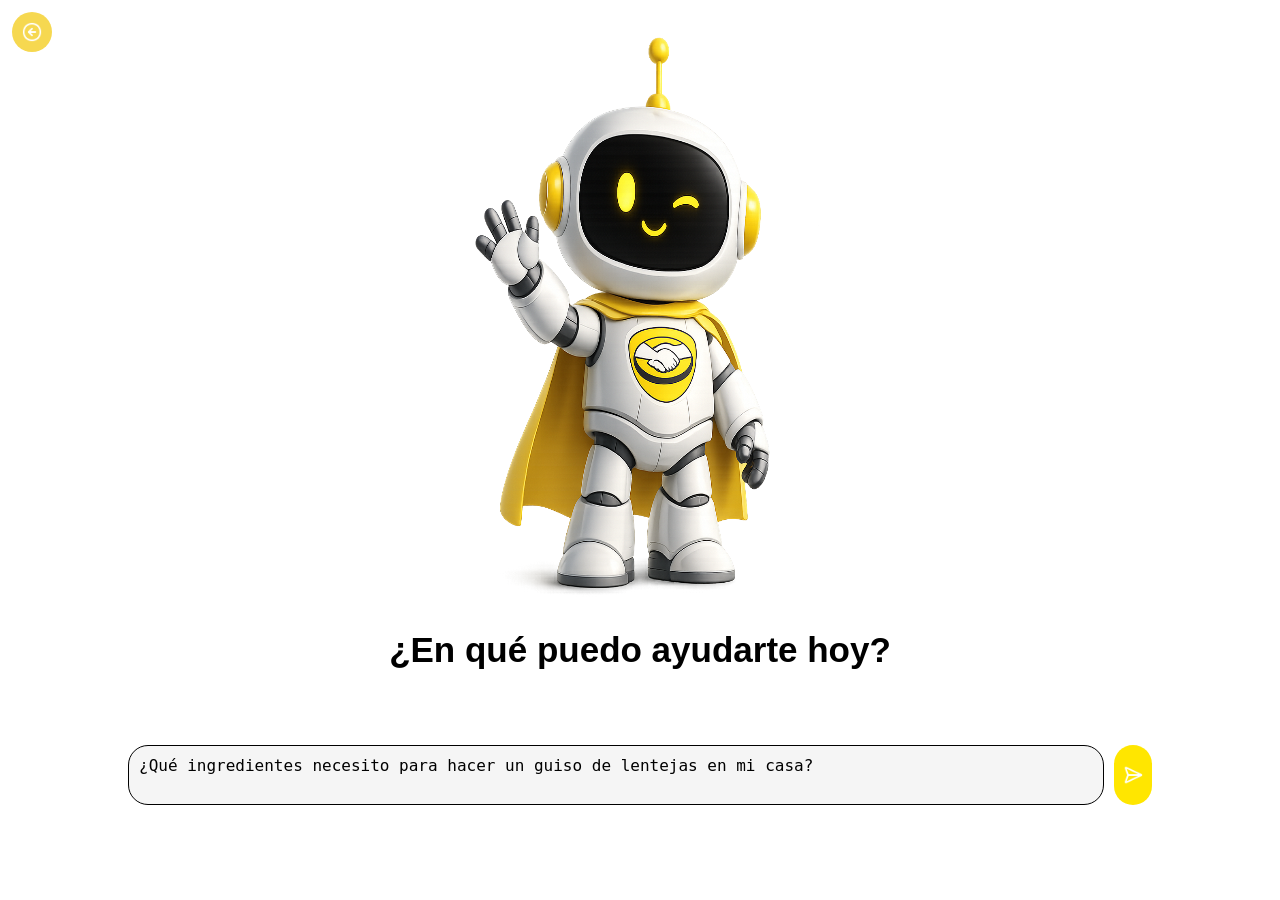
<file: ia/index.html>
<!DOCTYPE html>
<html lang="en">

<head>
    <meta charset="UTF-8">
    <meta name="viewport" content="width=device-width, initial-scale=1.0">
    <link rel="stylesheet" href="styles.css">
    <title>Pagina de IA</title>
</head>

<body>
    <div class="app">
        <section class="productos">
            <div class="cargando">
                <span>Terminá de responder las preguntas...</span>
            </div>
            <div id="listo" class="oculto">
                <div id="header" style="padding-left: 60px;">
                    <span style="font-size: 20px;" id="titleHeader">Cargando...</span>
                    <div id="contenedorCarritoBtn" style="position: relative;">
                        <a href="../carrito.html" class="button" style="background-color: #f6d850;">
                            <img src="../images/ia/shopping-cart.png" width="20px" height="20px" alt="carrito" />
                        </a>
                    </div>
                </div>
                <div id="ingredientes"></div>
                <div id="productos-container"></div>
            </div>
        </section>

        <section class="chat">
            <a href="../index.html" class="button" style="background-color: #f6d850; position: absolute; left: 12px; top: 12px;">
                <img src="../images/ia/circle-arrow-left.png" width="20px" height="20px" alt="carrito" />
            </a>
            <div id="container-title">
                <img src="../images/ia/personaje.png" alt="IA Icon" id="img-personaje">
                <span id="title">¿En qué puedo ayudarte hoy?</span>
            </div>
            <div id="header-chat">
                <div id="container-img">
                    <img id="img" src="../images/ia/personaje-chat.png" alt="IA Icon">
                </div>
            </div>
            <div id="container-msj"></div>
            <div id="container-input">
                <textarea placeholder="Escribí tu pregunta acá..." class="input" id="input-mensaje"></textarea>
                <button id="boton-enviar" class="button">
                    <img src="../images/ia/send.png" width="20px" height="20px" alt="carrito" />
                </button>
            </div>
        </section>
    </div>
    <script src="index.js"></script>
</body>

</html>
</file>
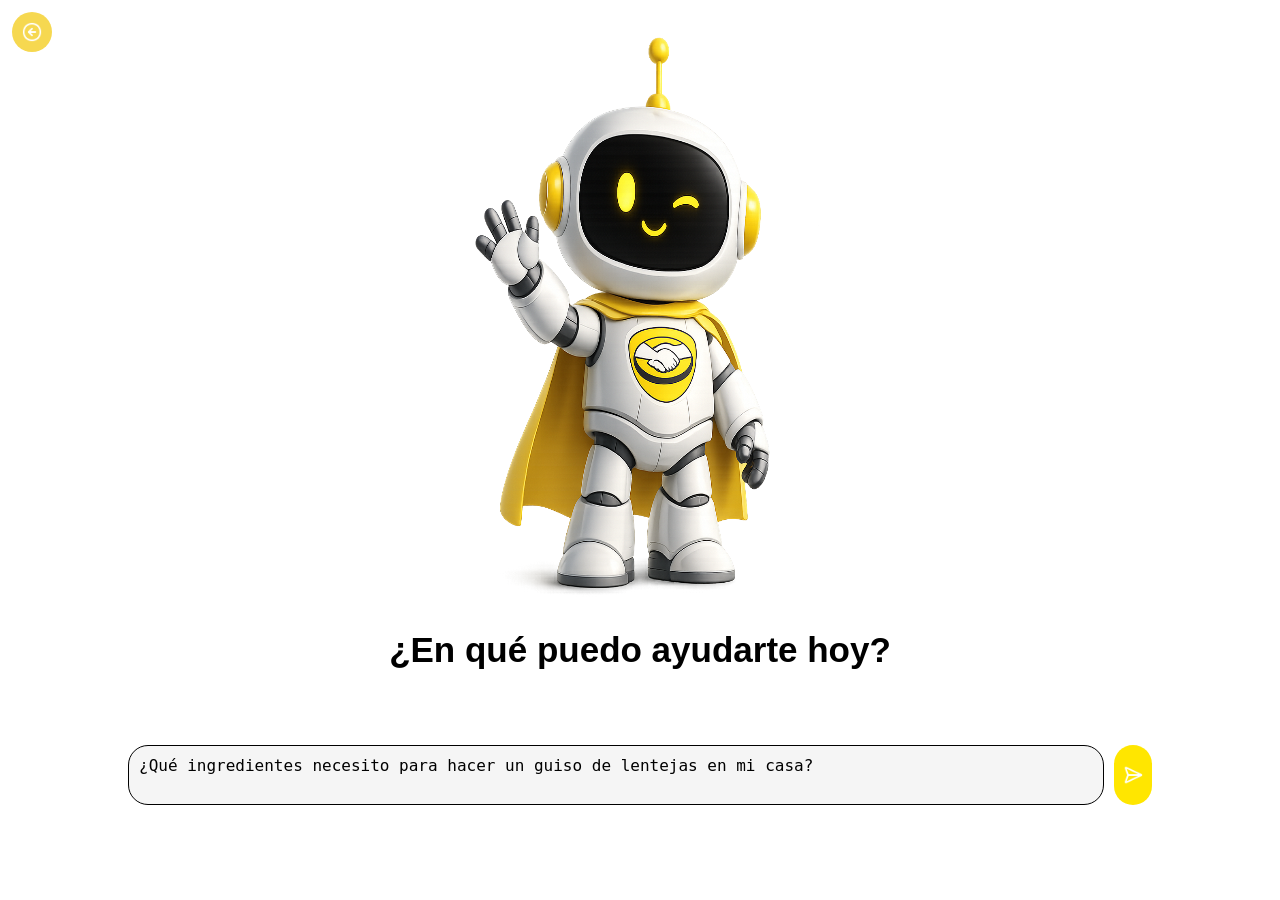
<file: ML/ia/index.html>
<!DOCTYPE html>
<html lang="en">

<head>
    <meta charset="UTF-8">
    <meta name="viewport" content="width=device-width, initial-scale=1.0">
    <link rel="stylesheet" href="styles.css">
    <title>Pagina de IA</title>
</head>

<body>
    <div class="app">
        <section class="productos">
            <div class="cargando">
                <span>Terminá de responder las preguntas...</span>
            </div>
            <div id="listo" class="oculto">
                <div id="header" style="padding-left: 60px;">
                    <span style="font-size: 20px;" id="titleHeader">Cargando...</span>
                    <div id="contenedorCarritoBtn" style="position: relative;">
                        <a href="/ML/carrito.html" class="button" style="background-color: #f6d850;">
                            <img src="../images/ia/shopping-cart.png" width="20px" height="20px" alt="carrito" />
                        </a>
                    </div>
                </div>
                <div id="ingredientes"></div>
                <div id="productos-container"></div>
            </div>
        </section>

        <section class="chat">
            <a href="/index.html" class="button" style="background-color: #f6d850; position: absolute; left: 12px; top: 12px;">
                <img src="../images/ia/circle-arrow-left.png" width="20px" height="20px" alt="carrito" />
            </a>
            <div id="container-title">
                <img src="../images/ia/personaje.png" alt="IA Icon" id="img-personaje">
                <span id="title">¿En qué puedo ayudarte hoy?</span>
            </div>
            <div id="header-chat">
                <div id="container-img">
                    <img id="img" src="../images/ia/personaje-chat.png" alt="IA Icon">
                </div>
            </div>
            <div id="container-msj"></div>
            <div id="container-input">
                <textarea placeholder="Escribí tu pregunta acá..." class="input" id="input-mensaje"></textarea>
                <button id="boton-enviar" class="button">
                    <img src="../images/ia/send.png" width="20px" height="20px" alt="carrito" />
                </button>
            </div>
        </section>
    </div>
    <script src="index.js"></script>
</body>

</html>
</file>
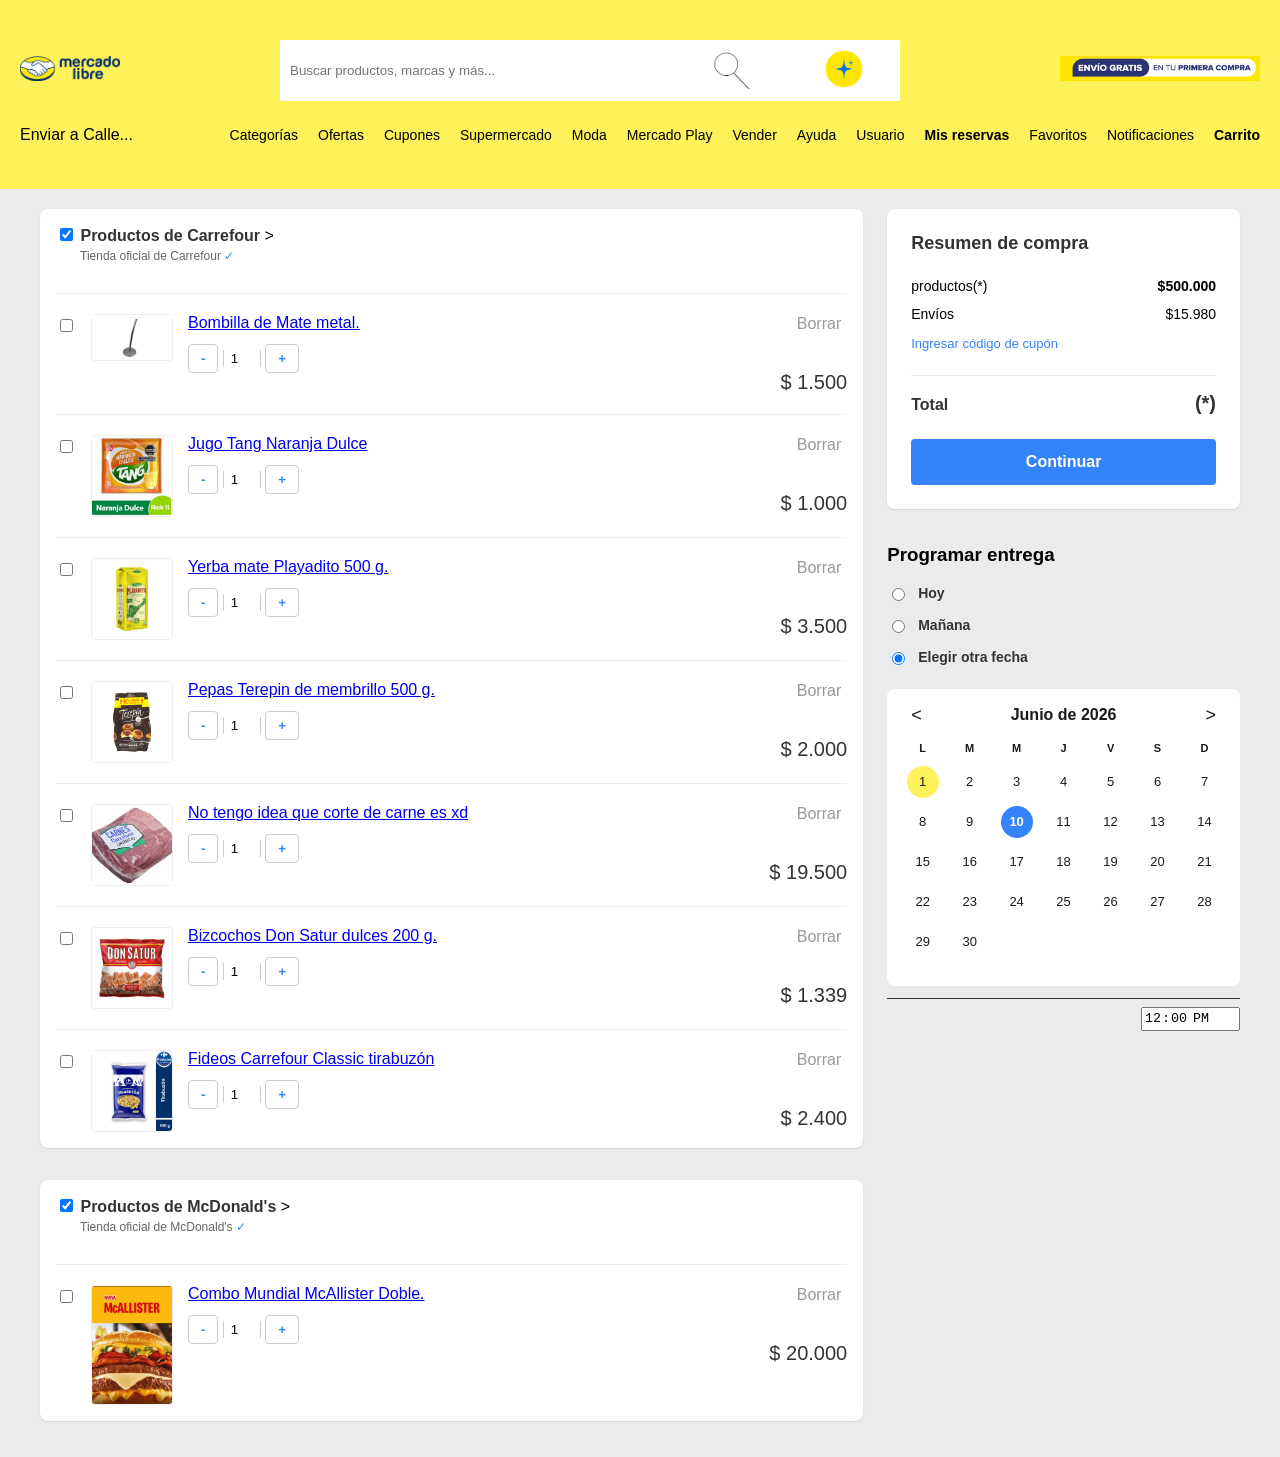
<file: carrito.html>
<!DOCTYPE html>
<html lang="en">
<head>
  <meta charset="UTF-8">
  <meta name="viewport" content="width=device-width, initial-scale=1.0">
  <title>Carrito</title>
  <link rel="stylesheet" href="carrito.css">
  <link rel="stylesheet" href="navbar-styles.css">
</head>
<body>
    <header class="navbar">
    <div class="nav-top">
      <a href="index.html">
          <img src="images/logo.png" alt="Mercado Libre" class="logo">
      </a>
      <div class="search-container">
        <input type="search" id="header-search" placeholder="Buscar productos, marcas y más...">
        <button class="search-btn"><img src="images/Presentación Organización Empresarial Mercado Libre (2).png" alt="lupa" id="iconobuscador"></button>
        <a href="ia/index.html"><button type="submit" id="ia logo"> <img src="images/Presentación Organización Empresarial Mercado Libre (1).png" alt="ia logo"></button></a>
      </div>
      <div class="promo-meli">
        <img src="images/Captura de pantalla 2026-06-14 223928.png" alt="" class="promo-meli"></div>
    </div>
    <nav class="nav-bottom">
      <div class="location">Enviar a Calle...</div>
      <ul class="menu-links">
        <li>Categorías</li>
        <li>Ofertas</li>
        <li>Cupones</li>
        <li>Supermercado</li>
        <li>Moda</li>
        <li>Mercado Play</li>
        <li>Vender</li>
        <li>Ayuda</li>
        <li>Usuario</li>
        <li>
          <a  href="reservas.html" style="font-weight: 700; text-decoration: none; color: black;">Mis reservas</a>
        </li>
        <li>Favoritos</li>
        <li>Notificaciones</li>
        <li>
          <a  href="carrito.html" style="font-weight: 700; text-decoration: none; color: black;">Carrito</a>
        </li>
      </ul>
    </nav>
  </header>
  <main class="compras">
    <section class="columna-productos">

        <div class="tarjeta-producto">

          <div class="vendedor-header">
           <input type="checkbox" checked id="check-vendedor"> 
          <label for="check-vendedor">
            <strong>Productos de Carrefour</strong>
            <span class="icono-flecha">></span>
          </label>
          </div>
        <p class="tienda-oficial">Tienda oficial de Carrefour <span class="check-azul">✓</span></p>

        <div class="producto-listado">

          <div class="producto-cuerpo">
            <input type="checkbox"  id="check-item">
            <div class="producto-imagen-contenedor">
              <img src="images/689827-800-450.webp" alt="" class="producto-imagen">
            </div>
            <div class="producto-detalles">
              <a href="#">Bombilla de Mate metal.</a>
              <div class="selector-cantidad">
                <button class="btn-menos">-</button>
                <input type="number" value="1" readonly class="input-cantidad">
                <button class="btn-mas">+</button>
              </div>
            </div>
            <div class="producto-acciones">
              <button class="btn-eliminar">Borrar</button>
              <div class="producto-precio">$ 1.500</div>
          </div>
          </div>

          <div class="producto-cuerpo">
            <input type="checkbox"  id="check-item">
            <div class="producto-imagen-contenedor">
              <img src="images/7622201735340_E01.webp" alt="" class="producto-imagen">
            </div>
            <div class="producto-detalles">
              <a href="#">Jugo Tang Naranja Dulce </a>
              <div class="selector-cantidad">
                <button class="btn-menos">-</button>
                <input type="number" value="1" readonly class="input-cantidad">
                <button class="btn-mas">+</button>
              </div>
            </div>
            <div class="producto-acciones">
              <button class="btn-eliminar">Borrar</button>
              <div class="producto-precio">$ 1.000</div>
          </div>
          </div>

          <div class="producto-cuerpo">
            <input type="checkbox"  id="check-item">
            <div class="producto-imagen-contenedor">
              <img src="images/7793704000911_02.webp" alt="" class="producto-imagen">
            </div>
            <div class="producto-detalles">
              <a href="#">Yerba mate Playadito 500 g.</a>
              <div class="selector-cantidad">
                <button class="btn-menos">-</button>
                <input type="number" value="1" readonly class="input-cantidad">
                <button class="btn-mas">+</button>
              </div>
            </div>
            <div class="producto-acciones">
              <button class="btn-eliminar">Borrar</button>
              <div class="producto-precio">$ 3.500</div>
          </div>
          </div>

          <div class="producto-cuerpo">
            <input type="checkbox"  id="check-item">
            <div class="producto-imagen-contenedor">
              <img src="images/7798054220293_02.webp" alt="" class="producto-imagen">
            </div>
            <div class="producto-detalles">
              <a href="#">Pepas Terepin de membrillo 500 g.</a>
              <div class="selector-cantidad">
                <button class="btn-menos">-</button>
                <input type="number" value="1" readonly class="input-cantidad">
                <button class="btn-mas">+</button>
              </div>
            </div>
            <div class="producto-acciones">
              <button class="btn-eliminar">Borrar</button>
              <div class="producto-precio">$ 2.000</div>
          </div>
          </div>

          <div class="producto-cuerpo">
            <input type="checkbox"  id="check-item">
            <div class="producto-imagen-contenedor">
              <img src="images/images.jpg" alt="" class="producto-imagen">
            </div>
            <div class="producto-detalles">
              <a href="#">No tengo idea que corte de carne es xd</a>
              <div class="selector-cantidad">
                <button class="btn-menos">-</button>
                <input type="number" value="1" readonly class="input-cantidad">
                <button class="btn-mas">+</button>
              </div>
            </div>
            <div class="producto-acciones">
              <button class="btn-eliminar">Borrar</button>
              <div class="producto-precio">$ 19.500</div>
          </div>
          </div>

          <div class="producto-cuerpo">
            <input type="checkbox"  id="check-item">
            <div class="producto-imagen-contenedor">
              <img src="images/7795735000335_02.webp" alt="" class="producto-imagen">
            </div>
            <div class="producto-detalles">
              <a href="#">Bizcochos Don Satur dulces 200 g.</a>
              <div class="selector-cantidad">
                <button class="btn-menos">-</button>
                <input type="number" value="1" readonly class="input-cantidad">
                <button class="btn-mas">+</button>
              </div>
            </div>
            <div class="producto-acciones">
              <button class="btn-eliminar">Borrar</button>
              <div class="producto-precio">$ 1.339</div>
          </div>
          </div>

          <div class="producto-cuerpo">
            <input type="checkbox"  id="check-item">
            <div class="producto-imagen-contenedor">
              <img src="images/7791720026274_01.webp" alt="" class="producto-imagen">
            </div>
            <div class="producto-detalles">
              <a href="#">Fideos Carrefour Classic tirabuzón </a>
              <div class="selector-cantidad">
                <button class="btn-menos">-</button>
                <input type="number" value="1" readonly class="input-cantidad">
                <button class="btn-mas">+</button>
              </div>
            </div>
            <div class="producto-acciones">
              <button class="btn-eliminar">Borrar</button>
              <div class="producto-precio">$ 2.400</div>
          </div>
          </div>

          
          
          </div>
        </div>

        <div class="tarjeta-producto">

          <div class="vendedor-header">
           <input type="checkbox" checked id="check-vendedor"> 
          <label for="check-vendedor">
            <strong>Productos de McDonald's</strong>
            <span class="icono-flecha">></span>
          </label>
          </div>
        <p class="tienda-oficial">Tienda oficial de McDonald's <span class="check-azul">✓</span></p>

        <div class="producto-listado">

      

          <div class="producto-cuerpo">
            <input type="checkbox"  id="check-item">
            <div class="producto-imagen-contenedor">
              <img src="images/Captura de pantalla 2026-06-14 220454.png" alt="" class="producto-imagen">
            </div>
            <div class="producto-detalles">
              <a href="#">Combo Mundial McAllister Doble.</a>
              <div class="selector-cantidad">
                <button class="btn-menos">-</button>
                <input type="number" value="1" readonly class="input-cantidad">
                <button class="btn-mas">+</button>
              </div>
            </div>
            <div class="producto-acciones">
              <button class="btn-eliminar">Borrar</button>
              <div class="producto-precio">$ 20.000</div>
          </div>
          </div>
          
          
          </div>
        </div>

    </section>
    <aside class="columna-resumen">
      <div class="tarjeta-blanca">
          <h3 class="titulo-tarjeta">Resumen de compra</h3>
          <div class="linea-resumen">
            <span>productos(*)</span>
            <span class="precio-productos"><strong>$500.000</strong></span>
          </div>
          <div class="linea-resumen">
            <span>Envíos</span>
            <span class="precio-envio">$15.980</span>
          </div>
          <a href="#" class="enlace-cupon">Ingresar código de cupón</a>
          <div class="linea-total">
            <span>Total</span>
            <span class="precio-total">(*)</span>
          </div>
          <button class="btn-continuar">Continuar</button>
      </div>
      <div class="programar-entrega">
        <h3 class="titulo-programar-entrega">Programar entrega</h3>
          <form class="opciones-entrega">
            <label class="opcion-radio">
              <input type="radio" name="entrega" value="Hoy">
              <span>Hoy</span>
            </label>
            <label class="opcion-radio">
              <input type="radio" name="entrega" value="Mañana">
              <span>Mañana</span>
            </label>
            <label class="opcion-radio">
              <input type="radio" name="entrega" value="otra" checked>
              <span>Elegir otra fecha</span>
            </label>
          </form>
          <div class="contenedor-calendario">
            <div class="mes-header">
              <button type="button" class="btn-mes-flecha"><</button>
              <span class="mes-nombre">Junio de 2026</span>
              <button type="button" class="btn-mes-flecha">></button>
            </div>
            <div class="calendario-grid">
              <div class="dia-semana">L</div>
              <div class="dia-semana">M</div>
              <div class="dia-semana">M</div>
              <div class="dia-semana">J</div>
              <div class="dia-semana">V</div>
              <div class="dia-semana">S</div>
              <div class="dia-semana">D</div>

              <button type="button" class="dia-numero-activo">1</button>
              <button type="button" class="dia-numero">2</button>
              <button type="button" class="dia-numero">3</button>
              <button type="button" class="dia-numero">4</button>
              <button type="button" class="dia-numero">5</button>
              <button type="button" class="dia-numero">6</button>
              <button type="button" class="dia-numero">7</button>
              <button type="button" class="dia-numero">8</button>
              <button type="button" class="dia-numero">9</button>
              <button type="button" class="dia-numero-seleccionado">10</button>
              <button type="button" class="dia-numero">11</button>
              <button type="button" class="dia-numero">12</button>
              <button type="button" class="dia-numero">13</button>
              <button type="button" class="dia-numero">14</button>
              <button type="button" class="dia-numero">15</button>
              <button type="button" class="dia-numero">16</button>
              <button type="button" class="dia-numero">17</button>
              <button type="button" class="dia-numero">18</button>
              <button type="button" class="dia-numero">19</button>
              <button type="button" class="dia-numero">20</button>
              <button type="button" class="dia-numero">21</button>
              <button type="button" class="dia-numero">22</button>
              <button type="button" class="dia-numero">23</button>
              <button type="button" class="dia-numero">24</button>
              <button type="button" class="dia-numero">25</button>
              <button type="button" class="dia-numero">26</button>
              <button type="button" class="dia-numero">27</button>
              <button type="button" class="dia-numero">28</button>
              <button type="button" class="dia-numero">29</button>
              <button type="button" class="dia-numero">30</button>
            </div>
          </div>
          <div class="contenedor-reloj">
            <label for="selector-hora" class="icono-reloj">
              <input type="time" class="input-hora" id="selector-hora" value="12:00">
            </label>
          </div>
      </div>
    </aside>
  </main>
  <script src="carrito.js"></script>
</body>
</html>
</file>
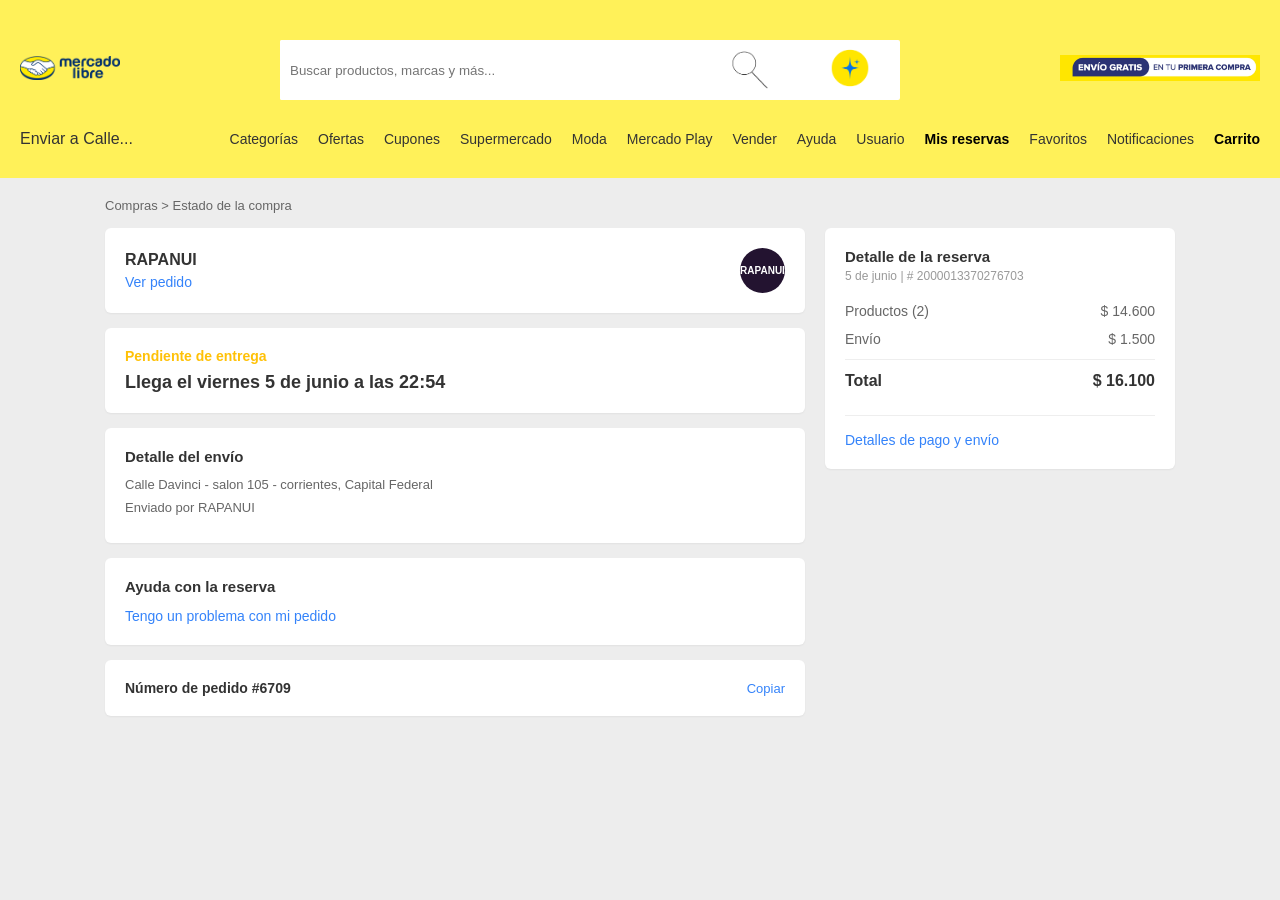
<file: detalle-reserva.html>
<!DOCTYPE html>
<html lang="es">
<head>
<meta charset="UTF-8">
<title>Mercado Libre</title>
<link rel="stylesheet" href="navbar-styles.css">
<link rel="stylesheet" href="styles-detalle-reserva.css">
</head>
<body>

    <header class="navbar">
    <div class="nav-top">
      <a href="index.html">
        <img src="images/logo.png" alt="Mercado Libre" class="logo">
      </a>
      <div class="search-container">
        <input type="search" id="header-search" placeholder="Buscar productos, marcas y más...">
        <button class="search-btn"><img src="images/Presentación Organización Empresarial Mercado Libre (2).png" alt="lupa" id="iconobuscador"></button>
        <a href="ia/index.html"><button type="submit" id="ia logo"> <img src="images/Presentación Organización Empresarial Mercado Libre (1).png" alt="ia logo"></button></a>
      </div>
      <div class="promo-meli">
        <img src="images/Captura de pantalla 2026-06-14 223928.png" alt="" class="promo-meli"></div>
    </div>
    <nav class="nav-bottom" style="margin-top: 20px;">
      <div class="location">Enviar a Calle...</div>
      <ul class="menu-links">
        <li>Categorías</li>
        <li>Ofertas</li>
        <li>Cupones</li>
        <li>Supermercado</li>
        <li>Moda</li>
        <li>Mercado Play</li>
        <li>Vender</li>
        <li>Ayuda</li>
        <li>Usuario</li>
        <li>
          <a  href="reservas.html" style="font-weight: 700; text-decoration: none; color: black;">Mis reservas</a>
        </li>
        <li>Favoritos</li>
        <li>Notificaciones</li>
        <li>
          <a  href="carrito.html" style="font-weight: 700; text-decoration: none; color: black;">Carrito</a>
        </li>
      </ul>
    </nav>
  </header>

    <div class="container">
        
        <div class="col-izquierda">
            <div class="breadcrumb">Compras > Estado de la compra</div>

            <div class="card card-rapanui">
                <div>
                    <h2>RAPANUI</h2>
                    <a href="#" class="link-azul">Ver pedido</a>
                </div>
                <div class="avatar-rapanui">RAPANUI</div>
            </div>

            <div class="card">
                <div class="estado-entrega">Pendiente de entrega</div>
                <div class="fecha-entrega">Llega el viernes 5 de junio a las 22:54</div>
            </div>

            <div class="card">
                <div class="titulo-seccion">Detalle del envío</div>
                <div class="detalle-texto"> Calle Davinci - salon 105 - corrientes, Capital Federal</div>
                <div class="detalle-texto"> Enviado por RAPANUI</div>
            </div>

            <div class="card">
                <div class="titulo-seccion">Ayuda con la reserva</div>
                <a href="#" class="link-azul">Tengo un problema con mi pedido</a>
            </div>

            <div class="card" style="display: flex; justify-content: space-between; align-items: center;">
                <span style="font-size: 14px; font-weight: bold;">Número de pedido #6709</span>
                <a href="#" class="link-azul" style="font-size: 13px;">Copiar</a>
            </div>
        </div>

        <div class="col-derecha">
            <div class="card">
                <div class="titulo-seccion" style="margin-bottom: 4px;">Detalle de la reserva</div>
                <div style="font-size: 12px; color: #999; margin-bottom: 20px;">5 de junio | # 2000013370276703</div>

                <div class="resumen-fila">
                    <span>Productos (2)</span>
                    <span>$ 14.600</span>
                </div>
                <div class="resumen-fila">
                    <span>Envío</span>
                    <span>$ 1.500</span>
                </div>

                <div class="total-fila">
                    <span>Total</span>
                    <div>
                        <span>$ 16.100</span>
                    </div>
                </div>

                <div style="margin-top: 25px; border-top: 1px solid #eee; padding-top: 15px;">
                    <a href="#" class="link-azul">
                        <span>Detalles de pago y envío</span>
                    </a>
                </div>
            </div>
        </div>
    </div>
</body>
</html>
</file>
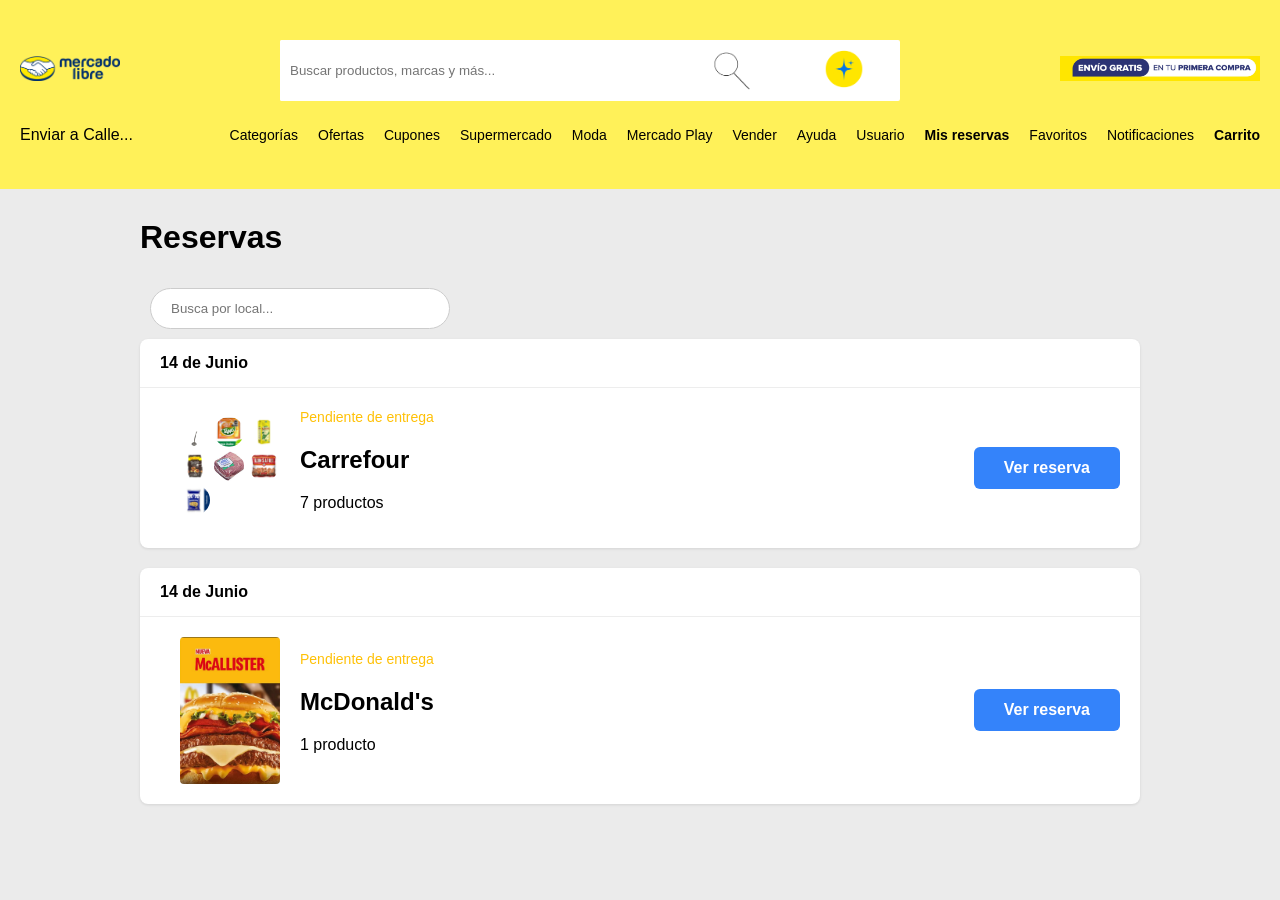
<file: reservas.html>
<!DOCTYPE html>
<html lang="es">
<head>
  <meta charset="UTF-8">
  <title>Mercado Libre</title>
  <link rel="stylesheet" href="reservas.css">
  <link rel="stylesheet" href="navbar-styles.css">
</head>
<body>

  <!-- 1. BARRA DE NAVEGACIÓN SUPERIOR (HEADER) -->
    <header class="navbar">
    <div class="nav-top">
      <a href="index.html">
        <img src="images/logo.png" alt="Mercado Libre" class="logo">
      </a>
      <div class="search-container">
        <input type="search" id="header-search" placeholder="Buscar productos, marcas y más...">
        <button class="search-btn"><img src="images/lupa.png" alt="lupa" id="iconobuscador"></button>
        <a href="ia/index.html"><button type="submit" id="ia logo"> <img src="images/ia.png" alt="ia logo"></button></a>
      </div>
      <div class="promo-meli">
        <img src="images/enviogratis.png" alt="" class="promo-meli"></div>
    </div>
    <nav class="nav-bottom">
      <div class="location">Enviar a Calle...</div>
      <ul class="menu-links">
        <li>Categorías</li>
        <li>Ofertas</li>
        <li>Cupones</li>
        <li>Supermercado</li>
        <li>Moda</li>
        <li>Mercado Play</li>
        <li>Vender</li>
        <li>Ayuda</li>
        <li>Usuario</li>
        <li>
          <a  href="reservas.html" style="font-weight: 700; text-decoration: none; color: black;">Mis reservas</a>
        </li>
        <li>Favoritos</li>
        <li>Notificaciones</li>
        <li>
          <a  href="carrito.html" style="font-weight: 700; text-decoration: none; color: black;">Carrito</a>
        </li>
      </ul>
    </nav>
  </header>

  <!-- 2. CONTENIDO PRINCIPAL -->
  <main class="container">
    <h1>Reservas</h1>
    
    <!-- Barra de búsqueda secundaria -->
    <div class="sub-search">
      <input type="search" placeholder="Busca por local...">
    </div>

    <!-- 3. LISTA DE TARJETAS DE RESERVA -->
    <section class="reservas-list">
      
      <!-- Tarjeta 1 -->
      <article class="reserva-card">
        <div class="card-date">14 de Junio</div>
        <div class="card-content">
          <div class="card-img-placeholder group-icons"></div>
          <div class="productos">
              <img src="images/689827-800-450.webp" alt="">
              <img src="images/7622201735340_E01.webp" alt="">
              <img src="images/7793704000911_02.webp" alt="">
              <img src="images/7798054220293_02.webp" alt="">
              <img src="images/images.jpg" alt="">
              <img src="images/7795735000335_02.webp" alt="">
              <img src="images/7791720026274_01.webp" alt="">
            </div>
          <div class="card-info">
            <span class="status-pending">Pendiente de entrega</span>
            <h2>Carrefour</h2>
            <p>7 productos</p>
          </div>
          <a style="text-decoration: none;" href="detalle-reserva.html" class="btn-action">Ver reserva</a>
        </div>
      </article>

      <!-- Tarjeta 2 -->
      <article class="reserva-card">
        <div class="card-date">14 de Junio</div>
        <div class="card-content">
          <div class="card-img-placeholder single-icon"></div>
          <img src="images/Captura de pantalla 2026-06-14 220454.png" alt="" class="productos">
          <div class="card-info">
            <span class="status-pending">Pendiente de entrega</span>
            <h2>McDonald's</h2>
            <p>1 producto</p>
          </div>
          <a style="text-decoration: none;" href="detalle-reserva.html" class="btn-action">Ver reserva</a>
        </div>
      </article>

    </section>
  </main>

</body>
</html>
</file>
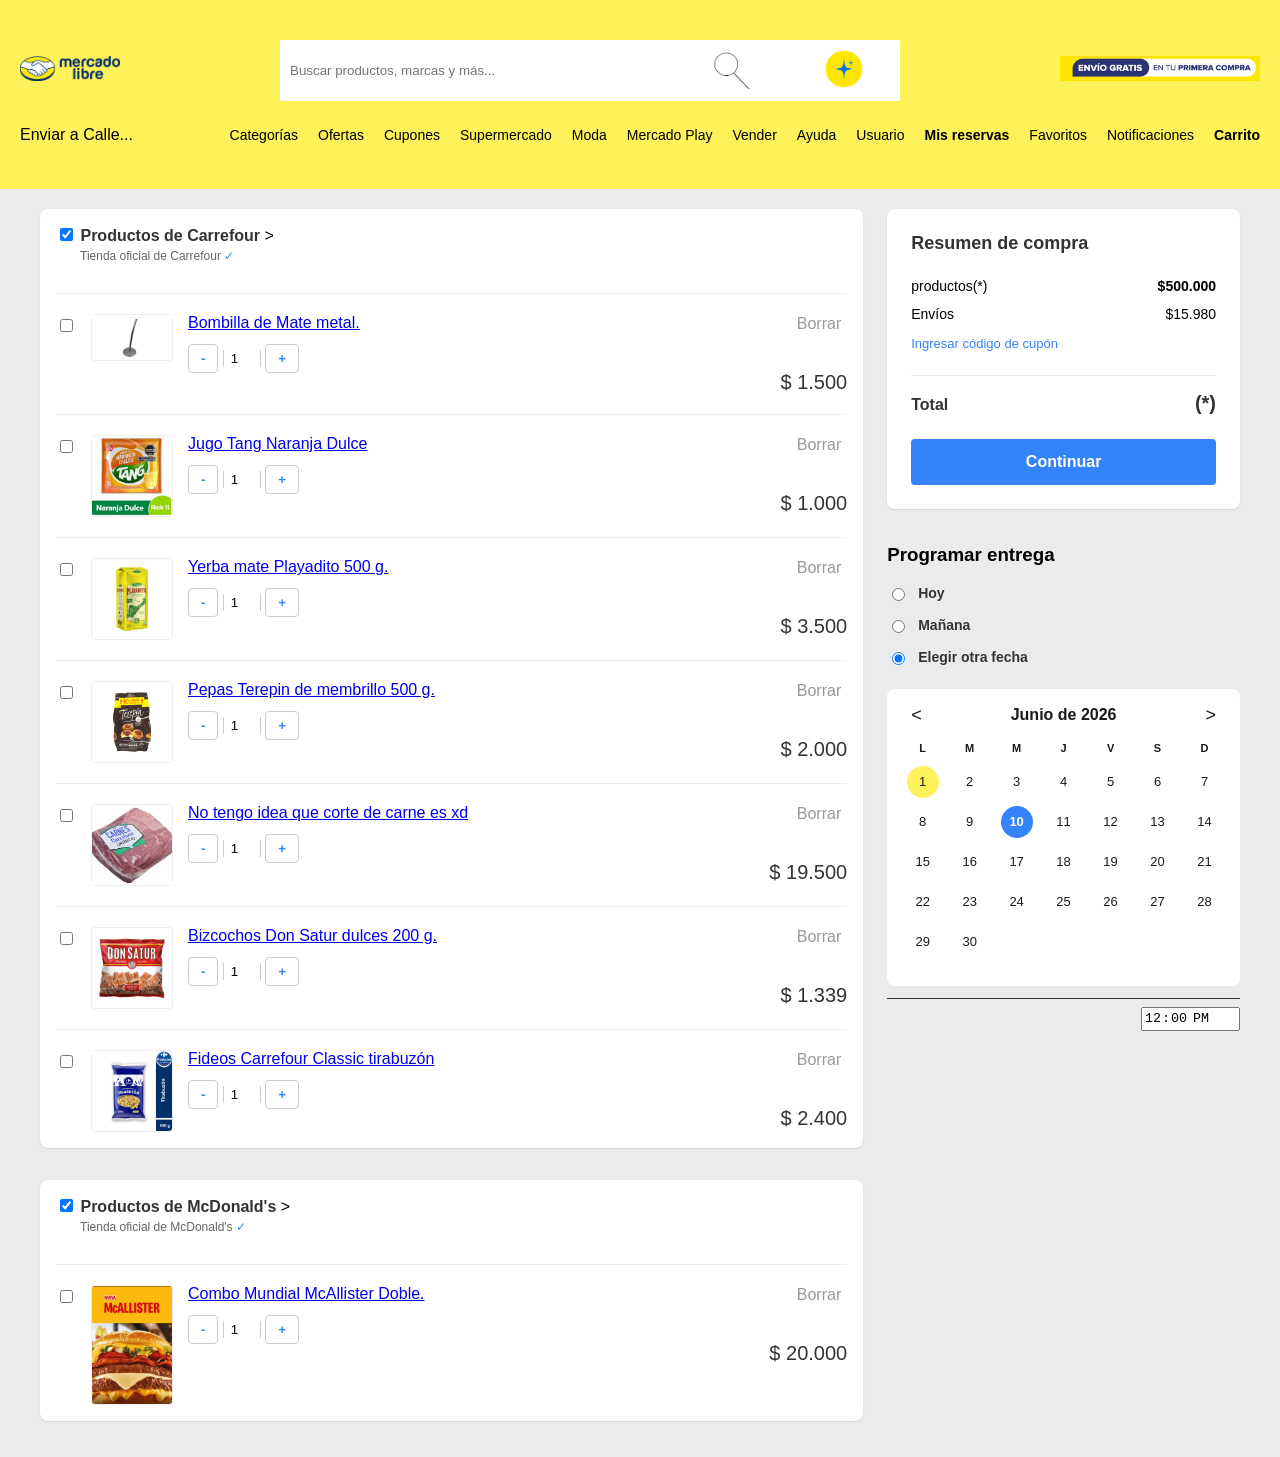
<file: ML/carrito.html>
<!DOCTYPE html>
<html lang="en">
<head>
  <meta charset="UTF-8">
  <meta name="viewport" content="width=device-width, initial-scale=1.0">
  <title>Carrito</title>
  <link rel="stylesheet" href="carrito.css">
  <link rel="stylesheet" href="navbar-styles.css">
</head>
<body>
    <header class="navbar">
    <div class="nav-top">
      <a href="index.html">
          <img src="images/logo.png" alt="Mercado Libre" class="logo">
      </a>
      <div class="search-container">
        <input type="search" id="header-search" placeholder="Buscar productos, marcas y más...">
        <button class="search-btn"><img src="images/Presentación Organización Empresarial Mercado Libre (2).png" alt="lupa" id="iconobuscador"></button>
        <a href="/ia/index.html"><button type="submit" id="ia logo"> <img src="images/Presentación Organización Empresarial Mercado Libre (1).png" alt="ia logo"></button></a>
      </div>
      <div class="promo-meli">
        <img src="images/Captura de pantalla 2026-06-14 223928.png" alt="" class="promo-meli"></div>
    </div>
    <nav class="nav-bottom">
      <div class="location">Enviar a Calle...</div>
      <ul class="menu-links">
        <li>Categorías</li>
        <li>Ofertas</li>
        <li>Cupones</li>
        <li>Supermercado</li>
        <li>Moda</li>
        <li>Mercado Play</li>
        <li>Vender</li>
        <li>Ayuda</li>
        <li>Usuario</li>
        <li>
          <a  href="/reservas.html" style="font-weight: 700; text-decoration: none; color: black;">Mis reservas</a>
        </li>
        <li>Favoritos</li>
        <li>Notificaciones</li>
        <li>
          <a  href="/carrito.html" style="font-weight: 700; text-decoration: none; color: black;">Carrito</a>
        </li>
      </ul>
    </nav>
  </header>
  <main class="compras">
    <section class="columna-productos">

        <div class="tarjeta-producto">

          <div class="vendedor-header">
           <input type="checkbox" checked id="check-vendedor"> 
          <label for="check-vendedor">
            <strong>Productos de Carrefour</strong>
            <span class="icono-flecha">></span>
          </label>
          </div>
        <p class="tienda-oficial">Tienda oficial de Carrefour <span class="check-azul">✓</span></p>

        <div class="producto-listado">

          <div class="producto-cuerpo">
            <input type="checkbox"  id="check-item">
            <div class="producto-imagen-contenedor">
              <img src="images/689827-800-450.webp" alt="" class="producto-imagen">
            </div>
            <div class="producto-detalles">
              <a href="#">Bombilla de Mate metal.</a>
              <div class="selector-cantidad">
                <button class="btn-menos">-</button>
                <input type="number" value="1" readonly class="input-cantidad">
                <button class="btn-mas">+</button>
              </div>
            </div>
            <div class="producto-acciones">
              <button class="btn-eliminar">Borrar</button>
              <div class="producto-precio">$ 1.500</div>
          </div>
          </div>

          <div class="producto-cuerpo">
            <input type="checkbox"  id="check-item">
            <div class="producto-imagen-contenedor">
              <img src="images/7622201735340_E01.webp" alt="" class="producto-imagen">
            </div>
            <div class="producto-detalles">
              <a href="#">Jugo Tang Naranja Dulce </a>
              <div class="selector-cantidad">
                <button class="btn-menos">-</button>
                <input type="number" value="1" readonly class="input-cantidad">
                <button class="btn-mas">+</button>
              </div>
            </div>
            <div class="producto-acciones">
              <button class="btn-eliminar">Borrar</button>
              <div class="producto-precio">$ 1.000</div>
          </div>
          </div>

          <div class="producto-cuerpo">
            <input type="checkbox"  id="check-item">
            <div class="producto-imagen-contenedor">
              <img src="images/7793704000911_02.webp" alt="" class="producto-imagen">
            </div>
            <div class="producto-detalles">
              <a href="#">Yerba mate Playadito 500 g.</a>
              <div class="selector-cantidad">
                <button class="btn-menos">-</button>
                <input type="number" value="1" readonly class="input-cantidad">
                <button class="btn-mas">+</button>
              </div>
            </div>
            <div class="producto-acciones">
              <button class="btn-eliminar">Borrar</button>
              <div class="producto-precio">$ 3.500</div>
          </div>
          </div>

          <div class="producto-cuerpo">
            <input type="checkbox"  id="check-item">
            <div class="producto-imagen-contenedor">
              <img src="images/7798054220293_02.webp" alt="" class="producto-imagen">
            </div>
            <div class="producto-detalles">
              <a href="#">Pepas Terepin de membrillo 500 g.</a>
              <div class="selector-cantidad">
                <button class="btn-menos">-</button>
                <input type="number" value="1" readonly class="input-cantidad">
                <button class="btn-mas">+</button>
              </div>
            </div>
            <div class="producto-acciones">
              <button class="btn-eliminar">Borrar</button>
              <div class="producto-precio">$ 2.000</div>
          </div>
          </div>

          <div class="producto-cuerpo">
            <input type="checkbox"  id="check-item">
            <div class="producto-imagen-contenedor">
              <img src="images/images.jpg" alt="" class="producto-imagen">
            </div>
            <div class="producto-detalles">
              <a href="#">No tengo idea que corte de carne es xd</a>
              <div class="selector-cantidad">
                <button class="btn-menos">-</button>
                <input type="number" value="1" readonly class="input-cantidad">
                <button class="btn-mas">+</button>
              </div>
            </div>
            <div class="producto-acciones">
              <button class="btn-eliminar">Borrar</button>
              <div class="producto-precio">$ 19.500</div>
          </div>
          </div>

          <div class="producto-cuerpo">
            <input type="checkbox"  id="check-item">
            <div class="producto-imagen-contenedor">
              <img src="images/7795735000335_02.webp" alt="" class="producto-imagen">
            </div>
            <div class="producto-detalles">
              <a href="#">Bizcochos Don Satur dulces 200 g.</a>
              <div class="selector-cantidad">
                <button class="btn-menos">-</button>
                <input type="number" value="1" readonly class="input-cantidad">
                <button class="btn-mas">+</button>
              </div>
            </div>
            <div class="producto-acciones">
              <button class="btn-eliminar">Borrar</button>
              <div class="producto-precio">$ 1.339</div>
          </div>
          </div>

          <div class="producto-cuerpo">
            <input type="checkbox"  id="check-item">
            <div class="producto-imagen-contenedor">
              <img src="images/7791720026274_01.webp" alt="" class="producto-imagen">
            </div>
            <div class="producto-detalles">
              <a href="#">Fideos Carrefour Classic tirabuzón </a>
              <div class="selector-cantidad">
                <button class="btn-menos">-</button>
                <input type="number" value="1" readonly class="input-cantidad">
                <button class="btn-mas">+</button>
              </div>
            </div>
            <div class="producto-acciones">
              <button class="btn-eliminar">Borrar</button>
              <div class="producto-precio">$ 2.400</div>
          </div>
          </div>

          
          
          </div>
        </div>

        <div class="tarjeta-producto">

          <div class="vendedor-header">
           <input type="checkbox" checked id="check-vendedor"> 
          <label for="check-vendedor">
            <strong>Productos de McDonald's</strong>
            <span class="icono-flecha">></span>
          </label>
          </div>
        <p class="tienda-oficial">Tienda oficial de McDonald's <span class="check-azul">✓</span></p>

        <div class="producto-listado">

      

          <div class="producto-cuerpo">
            <input type="checkbox"  id="check-item">
            <div class="producto-imagen-contenedor">
              <img src="images/Captura de pantalla 2026-06-14 220454.png" alt="" class="producto-imagen">
            </div>
            <div class="producto-detalles">
              <a href="#">Combo Mundial McAllister Doble.</a>
              <div class="selector-cantidad">
                <button class="btn-menos">-</button>
                <input type="number" value="1" readonly class="input-cantidad">
                <button class="btn-mas">+</button>
              </div>
            </div>
            <div class="producto-acciones">
              <button class="btn-eliminar">Borrar</button>
              <div class="producto-precio">$ 20.000</div>
          </div>
          </div>
          
          
          </div>
        </div>

    </section>
    <aside class="columna-resumen">
      <div class="tarjeta-blanca">
          <h3 class="titulo-tarjeta">Resumen de compra</h3>
          <div class="linea-resumen">
            <span>productos(*)</span>
            <span class="precio-productos"><strong>$500.000</strong></span>
          </div>
          <div class="linea-resumen">
            <span>Envíos</span>
            <span class="precio-envio">$15.980</span>
          </div>
          <a href="#" class="enlace-cupon">Ingresar código de cupón</a>
          <div class="linea-total">
            <span>Total</span>
            <span class="precio-total">(*)</span>
          </div>
          <button class="btn-continuar">Continuar</button>
      </div>
      <div class="programar-entrega">
        <h3 class="titulo-programar-entrega">Programar entrega</h3>
          <form class="opciones-entrega">
            <label class="opcion-radio">
              <input type="radio" name="entrega" value="Hoy">
              <span>Hoy</span>
            </label>
            <label class="opcion-radio">
              <input type="radio" name="entrega" value="Mañana">
              <span>Mañana</span>
            </label>
            <label class="opcion-radio">
              <input type="radio" name="entrega" value="otra" checked>
              <span>Elegir otra fecha</span>
            </label>
          </form>
          <div class="contenedor-calendario">
            <div class="mes-header">
              <button type="button" class="btn-mes-flecha"><</button>
              <span class="mes-nombre">Junio de 2026</span>
              <button type="button" class="btn-mes-flecha">></button>
            </div>
            <div class="calendario-grid">
              <div class="dia-semana">L</div>
              <div class="dia-semana">M</div>
              <div class="dia-semana">M</div>
              <div class="dia-semana">J</div>
              <div class="dia-semana">V</div>
              <div class="dia-semana">S</div>
              <div class="dia-semana">D</div>

              <button type="button" class="dia-numero-activo">1</button>
              <button type="button" class="dia-numero">2</button>
              <button type="button" class="dia-numero">3</button>
              <button type="button" class="dia-numero">4</button>
              <button type="button" class="dia-numero">5</button>
              <button type="button" class="dia-numero">6</button>
              <button type="button" class="dia-numero">7</button>
              <button type="button" class="dia-numero">8</button>
              <button type="button" class="dia-numero">9</button>
              <button type="button" class="dia-numero-seleccionado">10</button>
              <button type="button" class="dia-numero">11</button>
              <button type="button" class="dia-numero">12</button>
              <button type="button" class="dia-numero">13</button>
              <button type="button" class="dia-numero">14</button>
              <button type="button" class="dia-numero">15</button>
              <button type="button" class="dia-numero">16</button>
              <button type="button" class="dia-numero">17</button>
              <button type="button" class="dia-numero">18</button>
              <button type="button" class="dia-numero">19</button>
              <button type="button" class="dia-numero">20</button>
              <button type="button" class="dia-numero">21</button>
              <button type="button" class="dia-numero">22</button>
              <button type="button" class="dia-numero">23</button>
              <button type="button" class="dia-numero">24</button>
              <button type="button" class="dia-numero">25</button>
              <button type="button" class="dia-numero">26</button>
              <button type="button" class="dia-numero">27</button>
              <button type="button" class="dia-numero">28</button>
              <button type="button" class="dia-numero">29</button>
              <button type="button" class="dia-numero">30</button>
            </div>
          </div>
          <div class="contenedor-reloj">
            <label for="selector-hora" class="icono-reloj">
              <input type="time" class="input-hora" id="selector-hora" value="12:00">
            </label>
          </div>
      </div>
    </aside>
  </main>
  <script src="carrito.js"></script>
</body>
</html>
</file>
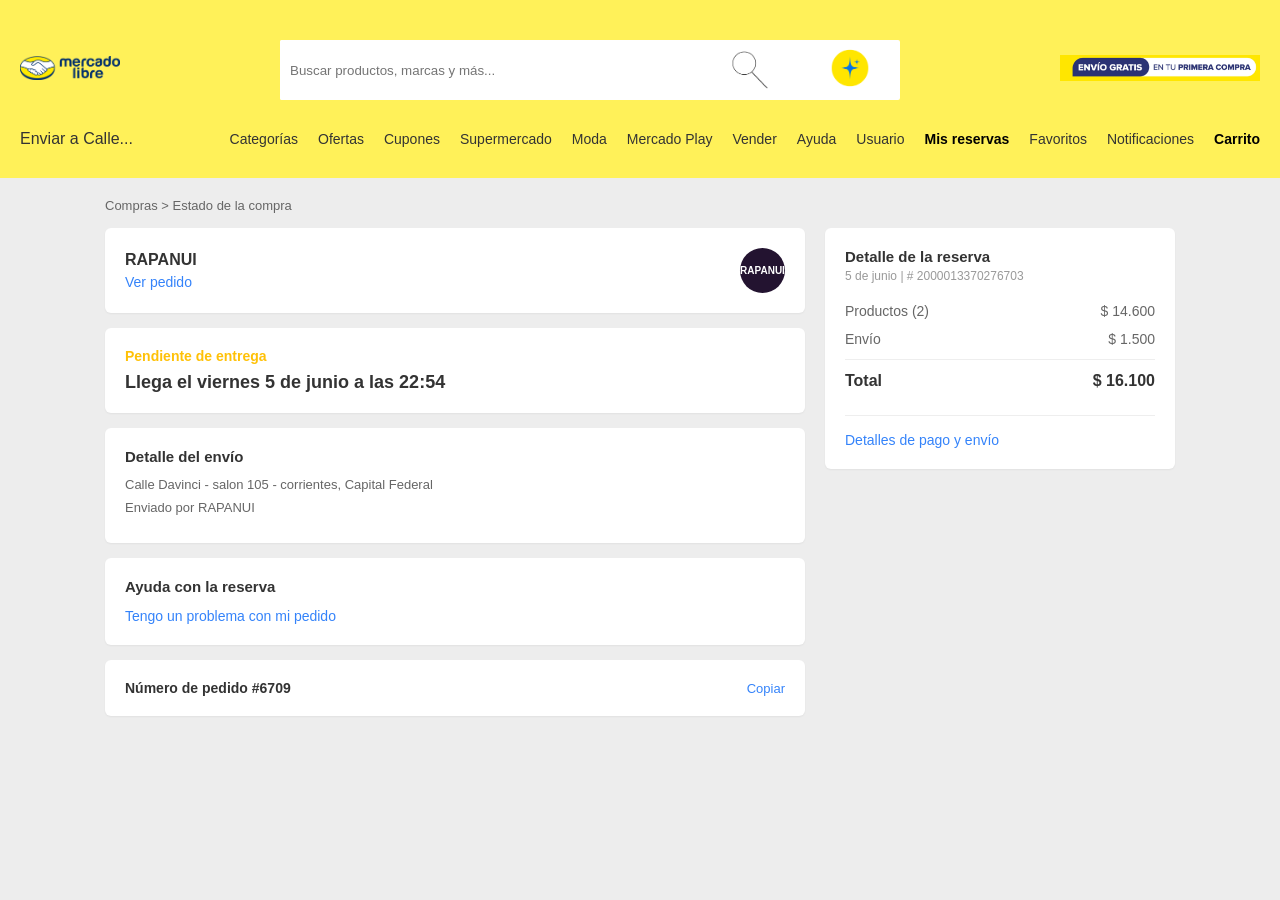
<file: ML/detalle-reserva.html>
<!DOCTYPE html>
<html lang="es">
<head>
<meta charset="UTF-8">
<title>Mercado Libre</title>
<link rel="stylesheet" href="navbar-styles.css">
<link rel="stylesheet" href="styles-detalle-reserva.css">
</head>
<body>

    <header class="navbar">
    <div class="nav-top">
      <a href="index.html">
        <img src="images/logo.png" alt="Mercado Libre" class="logo">
      </a>
      <div class="search-container">
        <input type="search" id="header-search" placeholder="Buscar productos, marcas y más...">
        <button class="search-btn"><img src="images/Presentación Organización Empresarial Mercado Libre (2).png" alt="lupa" id="iconobuscador"></button>
        <a href="/ia/index.html"><button type="submit" id="ia logo"> <img src="images/Presentación Organización Empresarial Mercado Libre (1).png" alt="ia logo"></button></a>
      </div>
      <div class="promo-meli">
        <img src="images/Captura de pantalla 2026-06-14 223928.png" alt="" class="promo-meli"></div>
    </div>
    <nav class="nav-bottom" style="margin-top: 20px;">
      <div class="location">Enviar a Calle...</div>
      <ul class="menu-links">
        <li>Categorías</li>
        <li>Ofertas</li>
        <li>Cupones</li>
        <li>Supermercado</li>
        <li>Moda</li>
        <li>Mercado Play</li>
        <li>Vender</li>
        <li>Ayuda</li>
        <li>Usuario</li>
        <li>
          <a  href="/reservas.html" style="font-weight: 700; text-decoration: none; color: black;">Mis reservas</a>
        </li>
        <li>Favoritos</li>
        <li>Notificaciones</li>
        <li>
          <a  href="/carrito.html" style="font-weight: 700; text-decoration: none; color: black;">Carrito</a>
        </li>
      </ul>
    </nav>
  </header>

    <div class="container">
        
        <div class="col-izquierda">
            <div class="breadcrumb">Compras > Estado de la compra</div>

            <div class="card card-rapanui">
                <div>
                    <h2>RAPANUI</h2>
                    <a href="#" class="link-azul">Ver pedido</a>
                </div>
                <div class="avatar-rapanui">RAPANUI</div>
            </div>

            <div class="card">
                <div class="estado-entrega">Pendiente de entrega</div>
                <div class="fecha-entrega">Llega el viernes 5 de junio a las 22:54</div>
            </div>

            <div class="card">
                <div class="titulo-seccion">Detalle del envío</div>
                <div class="detalle-texto"> Calle Davinci - salon 105 - corrientes, Capital Federal</div>
                <div class="detalle-texto"> Enviado por RAPANUI</div>
            </div>

            <div class="card">
                <div class="titulo-seccion">Ayuda con la reserva</div>
                <a href="#" class="link-azul">Tengo un problema con mi pedido</a>
            </div>

            <div class="card" style="display: flex; justify-content: space-between; align-items: center;">
                <span style="font-size: 14px; font-weight: bold;">Número de pedido #6709</span>
                <a href="#" class="link-azul" style="font-size: 13px;">Copiar</a>
            </div>
        </div>

        <div class="col-derecha">
            <div class="card">
                <div class="titulo-seccion" style="margin-bottom: 4px;">Detalle de la reserva</div>
                <div style="font-size: 12px; color: #999; margin-bottom: 20px;">5 de junio | # 2000013370276703</div>

                <div class="resumen-fila">
                    <span>Productos (2)</span>
                    <span>$ 14.600</span>
                </div>
                <div class="resumen-fila">
                    <span>Envío</span>
                    <span>$ 1.500</span>
                </div>

                <div class="total-fila">
                    <span>Total</span>
                    <div>
                        <span>$ 16.100</span>
                    </div>
                </div>

                <div style="margin-top: 25px; border-top: 1px solid #eee; padding-top: 15px;">
                    <a href="#" class="link-azul">
                        <span>Detalles de pago y envío</span>
                    </a>
                </div>
            </div>
        </div>
    </div>
</body>
</html>
</file>
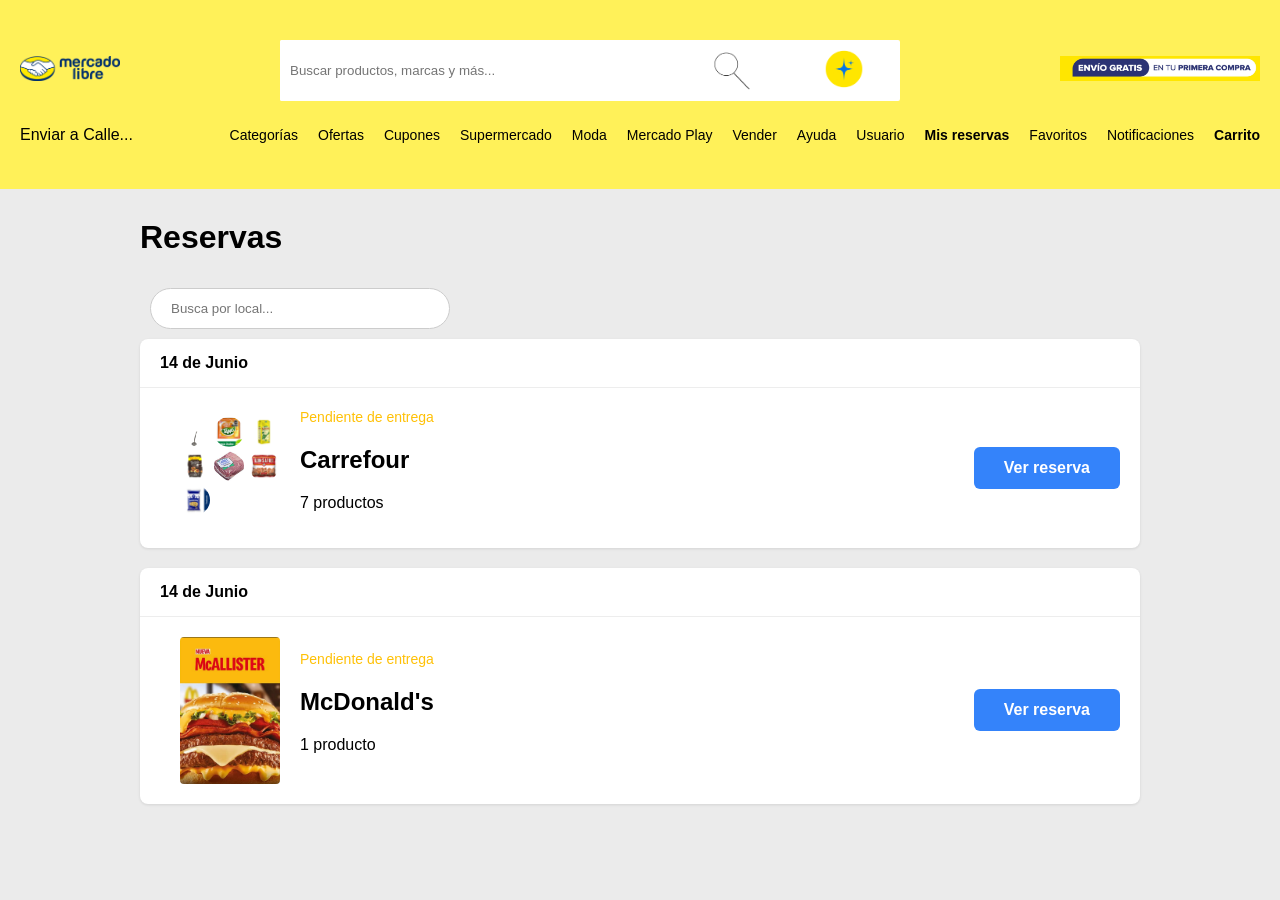
<file: ML/reservas.html>
<!DOCTYPE html>
<html lang="es">
<head>
  <meta charset="UTF-8">
  <title>Mercado Libre</title>
  <link rel="stylesheet" href="reservas.css">
  <link rel="stylesheet" href="navbar-styles.css">
</head>
<body>

  <!-- 1. BARRA DE NAVEGACIÓN SUPERIOR (HEADER) -->
    <header class="navbar">
    <div class="nav-top">
      <a href="index.html">
        <img src="images/logo.png" alt="Mercado Libre" class="logo">
      </a>
      <div class="search-container">
        <input type="search" id="header-search" placeholder="Buscar productos, marcas y más...">
        <button class="search-btn"><img src="images/Presentación Organización Empresarial Mercado Libre (2).png" alt="lupa" id="iconobuscador"></button>
        <a href="/ia/index.html"><button type="submit" id="ia logo"> <img src="images/Presentación Organización Empresarial Mercado Libre (1).png" alt="ia logo"></button></a>
      </div>
      <div class="promo-meli">
        <img src="images/Captura de pantalla 2026-06-14 223928.png" alt="" class="promo-meli"></div>
    </div>
    <nav class="nav-bottom">
      <div class="location">Enviar a Calle...</div>
      <ul class="menu-links">
        <li>Categorías</li>
        <li>Ofertas</li>
        <li>Cupones</li>
        <li>Supermercado</li>
        <li>Moda</li>
        <li>Mercado Play</li>
        <li>Vender</li>
        <li>Ayuda</li>
        <li>Usuario</li>
        <li>
          <a  href="/reservas.html" style="font-weight: 700; text-decoration: none; color: black;">Mis reservas</a>
        </li>
        <li>Favoritos</li>
        <li>Notificaciones</li>
        <li>
          <a  href="/carrito.html" style="font-weight: 700; text-decoration: none; color: black;">Carrito</a>
        </li>
      </ul>
    </nav>
  </header>

  <!-- 2. CONTENIDO PRINCIPAL -->
  <main class="container">
    <h1>Reservas</h1>
    
    <!-- Barra de búsqueda secundaria -->
    <div class="sub-search">
      <input type="search" placeholder="Busca por local...">
    </div>

    <!-- 3. LISTA DE TARJETAS DE RESERVA -->
    <section class="reservas-list">
      
      <!-- Tarjeta 1 -->
      <article class="reserva-card">
        <div class="card-date">14 de Junio</div>
        <div class="card-content">
          <div class="card-img-placeholder group-icons"></div>
          <div class="productos">
              <img src="images/689827-800-450.webp" alt="">
              <img src="images/7622201735340_E01.webp" alt="">
              <img src="images/7793704000911_02.webp" alt="">
              <img src="images/7798054220293_02.webp" alt="">
              <img src="images/images.jpg" alt="">
              <img src="images/7795735000335_02.webp" alt="">
              <img src="images/7791720026274_01.webp" alt="">
            </div>
          <div class="card-info">
            <span class="status-pending">Pendiente de entrega</span>
            <h2>Carrefour</h2>
            <p>7 productos</p>
          </div>
          <a style="text-decoration: none;" href="/detalle-reserva.html" class="btn-action">Ver reserva</a>
        </div>
      </article>

      <!-- Tarjeta 2 -->
      <article class="reserva-card">
        <div class="card-date">14 de Junio</div>
        <div class="card-content">
          <div class="card-img-placeholder single-icon"></div>
          <img src="images/Captura de pantalla 2026-06-14 220454.png" alt="" class="productos">
          <div class="card-info">
            <span class="status-pending">Pendiente de entrega</span>
            <h2>McDonald's</h2>
            <p>1 producto</p>
          </div>
          <a style="text-decoration: none;" href="/detalle-reserva.html" class="btn-action">Ver reserva</a>
        </div>
      </article>

    </section>
  </main>

</body>
</html>
</file>
<file: ia/styles.css>
body{
    height: 100%;
    background-color: white;
    padding: 0;
    margin: 0;
    font-family: "Inter", sans-serif;
}

.app {
    width: 100vw;
    height: 100vh;
    display: flex;                
    flex-direction: row;
}

.chat {
    width: 100%;
    height: 100%;
    display: flex;
    flex-direction: column;
    align-items: center;
    justify-content: center;
    transition: width 0.4s ease; 
}

.productos {
    width: 0%;
    overflow: hidden;
    transition: width 0.4s ease;   
    display: flex;
    flex-direction: column;
}

.app.chat-activo .chat {
    width: 30%;
    justify-content: flex-start;  
    border-left: 1px solid #eee;
}

.app.chat-activo .productos {
    width: 70%;
}

.app.chat-activo {
    display: flex;
}

.chat #container-btn-volver{
    display: none;
}

.app.chat-activo {
    display: flex;
    width: 100vw;
    height: 100vh;
}

.oculto {
    display: none !important;
}

.productos .cargando{
    display: flex;
    align-items: center;
    justify-content: center;
    height: 100%;
}

.productos #listo{
    display: flex;
    flex-direction: column;
}

#header-chat {
    display: none;
    border-bottom: 1px solid #FFE600;
}


.button{
    background-color: #FFE600;
    border: none;
    border-radius: 50px;
    width: 40px;
    min-height: 40px;
    display: flex;
    align-items: center;
    justify-content: center;
}

#container-title{
    width: 100%;
    display: flex;
    flex-direction: column;
    justify-content: center;
    align-items: center;
}

#img-personaje{
    width: 30vw;
    height: 70vh;
    transition: 0.4s;
}

#title{
    font-size:35px;
    font-weight: bold;
    color: black;
    text-align: center;
}

#container-input{
    width: 80%;
    margin: auto;
    display: flex;
    padding-bottom: 20px;
    flex-direction: row;
    justify-content: space-between;
    gap: 10px;
}

.input{
    width: 100%;
    padding: 10px;
    font-size: 16px;
    border-radius: 20px;
    border-color: rgb(187, 187, 187);
    border: 1px solid;
    background-color: #F5F5F5;
    height: fit-content;
    min-height: 20px;
    resize: none;
}

/* CHAT ACTIVO */

.app.chat-activo #container-title{
    display: none;
}

.app.chat-activo #container-input{
    height: fit-content;
    width: 95%;
}

.app.chat-activo #header-chat {
    display: flex;
    flex-direction: column;
    align-items: center;
    padding: 5px 0px 5px 0px;
}

.app.chat-activo #header-chat #container-img{
    width: 50px;
    height: 50px;
    display: flex;
    justify-content: center;
    align-items: center;
    overflow: hidden;
    border-radius: 50px;
    background-color: black;
}

.app.chat-activo #header-chat #img{
    width: 50px;
    height: 50px;
}

.app.chat-activo #container-msj{
    width: 90%;
    height: 75vh;
    overflow-y: scroll;
    margin-bottom: 25px;
    border-radius: 20px;
    padding: 10px;
}

.app.chat-activo .productos #header{
    background-color: #FFE600;
    height: 10vh;
    display: flex;
    flex-direction: row;
    align-items: center;
    justify-content: space-between;
    padding-inline: 10px;
}

.productos #listo {
    display: flex;
    flex-direction: column;
    height: 100vh;
}

.app.chat-activo .productos #ingredientes {
    min-height: 6vh;
    width: 100%;
    background-color: white;
    padding: 0 10px;
    display: flex;
    flex-wrap: wrap;
}


#productos-container {
    flex: 1;
    display: flex;
    flex-direction: row;
    flex-wrap: wrap;
    gap: 10px;
    justify-content: space-around;
    padding: 20px;
    overflow-y: auto;
    background-color: rgb(235, 235, 235);
}

/* CAJA PRODUCTOS */
.product-card {
  background: #ffffff;
  border-radius: 8px; 
  padding: 10px;
  width: 160px;
  min-height: 260px;
  height: fit-content;
  box-shadow: 0 1px 2px 0 rgba(0,0,0,0.1);
  display: flex;
  flex-direction: column;
  justify-content: space-between;
  transition: transform 0.2s ease;
}

.product-card:hover {
  box-shadow: 0 4px 16px 0 rgba(0,0,0,0.15);
}

.super{
    background-color: #003060;
    width: fit-content;
    border-radius: 10px;
    padding-inline: 14px;
    color: white;
    font-size: 12px;
}

.product-img-box {
  height: 140px;
  display: flex;
  justify-content: center;
  align-items: center;
  margin-bottom: 15px;
}

.product-img-box img {
  max-height: 100%;
  max-width: 100%;
  object-fit: contain; 
}

.product-card btn-carrito{
width: 100%;
border-radius: 8px;
background-color: blue;
}


/* MENSAJES */

.mensaje{
    max-width: 70%;
    width: fit-content;
    text-wrap: wrap;
    padding: 10px;
    border-radius: 20px;
    margin-bottom: 10px;
}

.mensaje-usuario{
    background-color: #FFE600;
    margin-left: auto;
}

.mensaje-ia{
    background-color: #E0E0E0;
    align-self: flex-start;
}

.contadorCarrito {
    background-color: rgb(0, 0, 0);
    width: 16px;
    height: 16px;
    padding: 2px;
    display: flex;
    align-items: center;
    justify-content: center;
    border-radius: 50px;
    position: absolute;
    top: -6px;
    right: -6px;
}
</file>
<file: ML/ia/styles.css>
body{
    height: 100%;
    background-color: white;
    padding: 0;
    margin: 0;
    font-family: "Inter", sans-serif;
}

.app {
    width: 100vw;
    height: 100vh;
    display: flex;                
    flex-direction: row;
}

.chat {
    width: 100%;
    height: 100%;
    display: flex;
    flex-direction: column;
    align-items: center;
    justify-content: center;
    transition: width 0.4s ease; 
}

.productos {
    width: 0%;
    overflow: hidden;
    transition: width 0.4s ease;   
    display: flex;
    flex-direction: column;
}

.app.chat-activo .chat {
    width: 30%;
    justify-content: flex-start;  
    border-left: 1px solid #eee;
}

.app.chat-activo .productos {
    width: 70%;
}

.app.chat-activo {
    display: flex;
}

.chat #container-btn-volver{
    display: none;
}

.app.chat-activo {
    display: flex;
    width: 100vw;
    height: 100vh;
}

.oculto {
    display: none !important;
}

.productos .cargando{
    display: flex;
    align-items: center;
    justify-content: center;
    height: 100%;
}

.productos #listo{
    display: flex;
    flex-direction: column;
}

#header-chat {
    display: none;
    border-bottom: 1px solid #FFE600;
}


.button{
    background-color: #FFE600;
    border: none;
    border-radius: 50px;
    width: 40px;
    min-height: 40px;
    display: flex;
    align-items: center;
    justify-content: center;
}

#container-title{
    width: 100%;
    display: flex;
    flex-direction: column;
    justify-content: center;
    align-items: center;
}

#img-personaje{
    width: 30vw;
    height: 70vh;
    transition: 0.4s;
}

#title{
    font-size:35px;
    font-weight: bold;
    color: black;
    text-align: center;
}

#container-input{
    width: 80%;
    margin: auto;
    display: flex;
    padding-bottom: 20px;
    flex-direction: row;
    justify-content: space-between;
    gap: 10px;
}

.input{
    width: 100%;
    padding: 10px;
    font-size: 16px;
    border-radius: 20px;
    border-color: rgb(187, 187, 187);
    border: 1px solid;
    background-color: #F5F5F5;
    height: fit-content;
    min-height: 20px;
    resize: none;
}

/* CHAT ACTIVO */

.app.chat-activo #container-title{
    display: none;
}

.app.chat-activo #container-input{
    height: fit-content;
    width: 95%;
}

.app.chat-activo #header-chat {
    display: flex;
    flex-direction: column;
    align-items: center;
    padding: 5px 0px 5px 0px;
}

.app.chat-activo #header-chat #container-img{
    width: 50px;
    height: 50px;
    display: flex;
    justify-content: center;
    align-items: center;
    overflow: hidden;
    border-radius: 50px;
    background-color: black;
}

.app.chat-activo #header-chat #img{
    width: 50px;
    height: 50px;
}

.app.chat-activo #container-msj{
    width: 90%;
    height: 75vh;
    overflow-y: scroll;
    margin-bottom: 25px;
    border-radius: 20px;
    padding: 10px;
}

.app.chat-activo .productos #header{
    background-color: #FFE600;
    height: 10vh;
    display: flex;
    flex-direction: row;
    align-items: center;
    justify-content: space-between;
    padding-inline: 10px;
}

.productos #listo {
    display: flex;
    flex-direction: column;
    height: 100vh;
}

.app.chat-activo .productos #ingredientes {
    min-height: 6vh;
    width: 100%;
    background-color: white;
    padding: 0 10px;
    display: flex;
    flex-wrap: wrap;
}


#productos-container {
    flex: 1;
    display: flex;
    flex-direction: row;
    flex-wrap: wrap;
    gap: 10px;
    justify-content: space-around;
    padding: 20px;
    overflow-y: auto;
    background-color: rgb(235, 235, 235);
}

/* CAJA PRODUCTOS */
.product-card {
  background: #ffffff;
  border-radius: 8px; 
  padding: 10px;
  width: 160px;
  min-height: 260px;
  height: fit-content;
  box-shadow: 0 1px 2px 0 rgba(0,0,0,0.1);
  display: flex;
  flex-direction: column;
  justify-content: space-between;
  transition: transform 0.2s ease;
}

.product-card:hover {
  box-shadow: 0 4px 16px 0 rgba(0,0,0,0.15);
}

.super{
    background-color: #003060;
    width: fit-content;
    border-radius: 10px;
    padding-inline: 14px;
    color: white;
    font-size: 12px;
}

.product-img-box {
  height: 140px;
  display: flex;
  justify-content: center;
  align-items: center;
  margin-bottom: 15px;
}

.product-img-box img {
  max-height: 100%;
  max-width: 100%;
  object-fit: contain; 
}

.product-card btn-carrito{
width: 100%;
border-radius: 8px;
background-color: blue;
}


/* MENSAJES */

.mensaje{
    max-width: 70%;
    width: fit-content;
    text-wrap: wrap;
    padding: 10px;
    border-radius: 20px;
    margin-bottom: 10px;
}

.mensaje-usuario{
    background-color: #FFE600;
    margin-left: auto;
}

.mensaje-ia{
    background-color: #E0E0E0;
    align-self: flex-start;
}

.contadorCarrito {
    background-color: rgb(0, 0, 0);
    width: 16px;
    height: 16px;
    padding: 2px;
    display: flex;
    align-items: center;
    justify-content: center;
    border-radius: 50px;
    position: absolute;
    top: -6px;
    right: -6px;
}
</file>
<file: carrito.css>
body{
  min-width: 100%;
  margin: 0;
  font-family: Arial, sans-serif;
  background-color: #ebebeb; 
}
.navbar {
  background-color: #fff159; /* Amarillo Mercado Libre */
  padding: 10px 20px;
  max-width: 100%;
}
.nav-top img{
    width: 100px;;
}

.promo-meli img{
    width: 200px;;
}
.nav-top, .nav-bottom {
  display: flex;
  flex-wrap: wrap;
  justify-content: space-between;
  align-items: center;
}
.menu-links{
    display: flex;
    flex-direction: row;
    gap: 20px;
    list-style: none;
}

.menu-links li{
  font-size: 14px;
}

.search-container {
  display: flex;
  background: white;
  border-radius: 2px;
  overflow: hidden;
  width: 50%;
  display: flex;
  flex-direction: row;
  margin: 10px;
}
.search-container button{
  background: none;
  border: none;
}
.search-container img{
  display: flex;
  flex-direction: row;
  

}
.search-container input {
  border: none;
  display: flex;
  flex-direction: row;
  padding: 10px;
  width: 100%;
  outline: none;
}

.search-bar {
  display: flex;
  background: #ffffff;
  border-radius: 2px;
  box-shadow: 0 1px 2px 0 rgba(0,0,0,0.2);
  width: 50%;
}

.search-bar input {
  border: none;
  padding: 10px 15px;
  width: 100%;
  outline: none;
  font-size: 14px;
}
.compras{
  display: flex;
  gap: 24px;
  max-width: 1200px;
  margin: 0 auto;
  padding: 20px;
}
.columna-productos{
  display: flex;
  flex-direction: column;
  gap: 16px;
  flex: 7;
  width: 100%;
}
.tarjeta-producto{
  background-color: #ffffff;
  border-radius: 8px;
  padding: 16px;
  margin-bottom: 16px;
  box-shadow: 0 1px 2px rgba(0,0,0,0.1);
  font-family: Arial, sans-serif;
  overflow: hidden;

}
.vendedor-header strong{
  font-size: 16px;
  color: #333;

}
.tienda-oficial{
  font-size: 12px;
  color: #666;
  margin: 4px 0 0 24px;
}
.check-azul{
  color: #3483fa;
}
.producto-listado {
  display: flex;
  flex-direction: column;
}

.producto-cuerpo,
.producto-listado {
  border-top: 1px solid #ededed;
  padding-top: 20px;
  margin-top: 20px;
}

.producto-listado, .productocuerpo:first-child{
  border-top: none;
  padding-top: 0;
  margin-top: 10px;
}
.producto-cuerpo{
  display: flex;
  align-items: flex-start;
  gap: 16px;
}
.producto-imagen-contenedor{
  display: flex;
  flex-direction: column;
  align-items: center;
  width: 80px;
}
.producto-imagen {
  width: 100%;
  height: auto;
  border: 1px solid #eee;
  border-radius: 4px;
}
.producto-detalles{
  flex: 1;
  display: flex;
  flex-direction: column;
  gap: 12px;
}
.producto-titulo{
  color: #3483fa;
  text-decoration: none;
  font-size: 14px;
  line-height: 1.3;
}
.selector-cantidad button{
  display: inline-block;
  background: none;
  border: 1px solid #ccc;
  border-radius: 4px;
  overflow: hidden;
  width: fit-content;
  padding: 6px 12px;
  cursor: pointer;
  color: #3483fa;
  font-weight: bold;
}
#check-item{
  margin-top: 5px;
}
.input-cantidad{
  width: 32px;
  text-align: center;
  border: none;
  border-left: 1px solid #ccc;
  border-right: 1px solid #ccc;
  outline: none;
  background: #fff;
}
.producto-acciones{
  display: flex;
  flex-direction: column;
  align-items: flex-end;
  justify-content: space-between;
  height: 80px;
}
.btn-eliminar{
  background: none;
  border: none;
  cursor: pointer;
  color: #999;
  font-size: 16px;
}
.producto-precio{
  font-size: 20px;
  font-weight: 400;
  color: #333;
}


.columna-resumen{
  flex:3;
  display:flex;
  flex-direction: column;
  gap: 16px;
}
.tarjeta-blanca{
  background-color: #ffffff;
  border-radius: 8px;
  padding: 24px;
  box-shadow: 0 1px 2px rgba(0,0,0,0.1);
  font-family: Arial, sans-serif;
}
.titulo-tarjeta{
  font-size: 18px;
  color: #333;
  margin-top: 0;
  margin-bottom: 24px;
  font-weight: 600;
}
.linea-resumen{
  display:flex;
  justify-content: space-between;
  align-items: center;
  font-size: 14px;
  margin-bottom: 12px;
}
.precio-productos{
  text-decoration: none;
  font-size: 14px;
}
.enlace-cupon{
  display:inline-block;
  color:#3483fa;
  text-decoration: none;
  font-size: 13px;
  margin-bottom: 24px;
}
.linea-total{
  display:flex;
  justify-content: space-between;
  align-items: baseline;
  font-size: 16px;
  font-weight: 600;
  color: #333;
  border-top: 1px solid #ededed;
  padding-top: 16px;
  margin-bottom: 24px;
}
.precio-total{
  font-size: 20px;
}
.btn-continuar{
  width: 100%;
  background-color: #3483fa;
  color: #ffffff;
  border: none;
  padding: 14px;
  font-size: 16px;
  font-weight: 600;
  border-radius: 4px;
  cursor: pointer;
  transition: background 0.2s;
}
.btn-continuar:hover{
  background-color: #2968c8;
}

.opciones-entrega{
  display: flex;
  flex-direction: column;
  gap: 16px;
  margin-bottom: 24px;
}
.opcion-radio{
  display:flex;
  align-items: center;
  gap: 10px;
  font-size: 14px;
  font-weight: 600;
  color: #333;
  cursor: pointer;
}
.contenedor-calendario{
  background-color: #ffffff;
  border-radius: 8px;
  padding: 16px;
  color:#1a1a1a;
  font-family: Arial, sans-serif;
}
.mes-header{
  display: flex;
  justify-content: space-between;
  align-items: center;
  margin-bottom: 16px;
}
.mes-nombre{
  font-size: 16px;
  font-weight: 600;
}
.btn-mes-flecha{
  background: none;
  border: none;
  color:#1a1a1a;
  font-size: 18px;
  cursor: pointer;
  padding: 0 8px;
}
.calendario-grid{
  display: grid;
  grid-template-columns: repeat(7, 1fr);
  gap: 8px;
  text-align: center;
  margin-bottom: 12px;
}
.dia-semana{
  font-size: 11px;
  color: #1a1a1a;
  font-weight: bold;
  padding-bottom: 4px;
}
.dia-numero-activo,
.dia-numero, .dia-numero-seleccionado{
  background: none;
  border:none;
  color:#1a1a1a;
  font-size: 13px;
  width: 32px;
  height: 32px;
  display: flex;
  align-items: center;
  justify-content: center;
  margin: 0 auto;
  cursor: pointer;
  border-radius: 50%;
}
.dia-numero:hover{
  background-color: #2968c8;
  color:#ffffff;
}
.dia-numero-activo{
 background-color: #fff159;
 color: #1a1a1a;
}
.dia-numero-seleccionado{
  background-color: #3483fa !important;
  color:#ffffff !important;
  font-weight: bold !important;
}

.contenedor-reloj{
  display: flex;
  justify-content: flex-end;
  align-items: center;
  gap: 8px;
  margin-top: 12px;
  padding-top: 8px;
  border-top: 1px solid #333;
}

.input-hora::-webkit-calendar-picker-indicator{
  filter:invert(1);
  cursor: pointer;
}
</file>
<file: navbar-styles.css>
.navbar {
  background-color: #fff159; /* Amarillo Mercado Libre */
  padding: 30px 20px;
  max-width: 100%;
}
.nav-top img{
    width: 100px;;
}

.nav-top, .nav-bottom {
  display: flex;
  flex-wrap: wrap;
  justify-content: space-between;
  align-items: center;
}
.menu-links{
    display: flex;
    flex-direction: row;
    gap: 20px;
    list-style: none;
}

.promo-meli{
  width: 200px;
}

.promo-meli img{
  width: 100%;
  height: 100%;
}

.menu-links li{
  font-size: 14px;
}

/* Buscador del Header */
.search-container {
  display: flex;
  background: white;
  border-radius: 2px;
  overflow: hidden;
  width: 50%;
  display: flex;
  flex-direction: row;
  margin: 10px;
}
.search-container button{
  background: none;
  border: none;
}
.search-container img{
  display: flex;
  flex-direction: row;
}
.search-container input {
  border: none;
  display: flex;
  flex-direction: row;
  padding: 10px;
  width: 100%;
  outline: none;
}

.search-bar {
  display: flex;
  background: #ffffff;
  border-radius: 2px;
  box-shadow: 0 1px 2px 0 rgba(0,0,0,0.2);
  width: 50%;
}

.search-bar input {
  border: none;
  padding: 10px 15px;
  width: 100%;
  outline: none;
  font-size: 14px;
}
</file>
<file: styles-detalle-reserva.css>
/* Estilos Generales */
        * {
            margin: 0;
            padding: 0;
            box-sizing: border-box;
            font-family: "Helvetica Neue", Helvetica, Arial, sans-serif;
        }
        body {
            background-color: #ededed;
            color: #333;
        }

        /* Contenedor Principal (Dos columnas) */
        .container {
            max-width: 1100px;
            margin: 20px auto;
            display: flex;
            gap: 20px;
            padding: 0 15px;
        }

        /* Columna Izquierda (Tarjetas principales) */
        .col-izquierda {
            flex: 2;
        }
        .breadcrumb {
            font-size: 13px;
            color: #666;
            margin-bottom: 15px;
        }
        
        /* Estilo de las Tarjetas Blancas */
        .card {
            background-color: white;
            border-radius: 6px;
            padding: 20px;
            margin-bottom: 15px;
            box-shadow: 0 1px 2px rgba(0,0,0,0.05);
        }

        /* Detalles específicos de las tarjetas */
        .card-rapanui {
            display: flex;
            justify-content: space-between;
            align-items: center;
        }
        .card-rapanui h2 {
            font-size: 16px;
            margin-bottom: 4px;
        }
        .link-azul {
            color: #3483fa;
            text-decoration: none;
            font-size: 14px;
        }
        .avatar-rapanui {
            width: 45px;
            height: 45px;
            background-color: #231330;
            border-radius: 50%;
            color: white;
            display: flex;
            align-items: center;
            justify-content: center;
            font-size: 10px;
            font-weight: bold;
        }

        .estado-entrega {
            color: #ffc107;
            font-size: 14px;
            font-weight: bold;
            margin-bottom: 8px;
        }
        .fecha-entrega {
            font-size: 18px;
            font-weight: bold;
        }

        .titulo-seccion {
            font-size: 15px;
            font-weight: bold;
            margin-bottom: 12px;
            color: #333;
        }
        .detalle-texto {
            font-size: 13px;
            color: #666;
            margin-bottom: 8px;
            display: flex;
            align-items: center;
            gap: 8px;
        }

        /* Columna Derecha (Resumen de pago) */
        .col-derecha {
            flex: 1;
            margin-top: 30px;
        }
        .resumen-fila {
            display: flex;
            justify-content: space-between;
            font-size: 14px;
            color: #666;
            margin-bottom: 12px;
        }
        .total-fila {
            border-top: 1px solid #eee;
            padding-top: 12px;
            margin-top: 12px;
            display: flex;
            justify-content: space-between;
            font-weight: bold;
            font-size: 16px;
        }
        .subtexto-dinero {
            text-align: right;
            font-size: 11px;
            color: #999;
            font-weight: normal;
        }
</file>
<file: reservas.css>
body {
  font-family: Arial, sans-serif;
  background-color: #ebebeb; /* Gris de fondo general */
  margin: 0;
}

/* Encabezado Amarillo */
/* .navbar {
  background-color: #fff159; 
  padding: 10px 20px;
  max-width: 100%;
}
.nav-top img{
    width: 100px;;
} */

/* .nav-top, .nav-bottom {
  display: flex;
  flex-wrap: wrap;
  justify-content: space-between;
  align-items: center;
} */
/* .menu-links{
    display: flex;
    flex-direction: row;
    gap: 20px;
    list-style: none;
} */

/* .menu-links li{
  font-size: 14px;
} */
/* Buscador del Header */
/* .search-container {
  display: flex;
  background: white;
  border-radius: 2px;
  overflow: hidden;
  width: 50%;
  display: flex;
  flex-direction: row;
  margin: 10px;
}
.search-container button{
  background: none;
  border: none;
}
.search-container img{
  display: flex;
  flex-direction: row;
  

}
.search-container input {
  border: none;
  display: flex;
  flex-direction: row;
  padding: 10px;
  width: 100%;
  outline: none;
} */

.sub-search input {
  border: 1px solid #ccc;
  padding: 12px 20px;
  border-radius: 25px; 
  width: 300px;
  outline: none;
  margin: 10px;
}

/* Contenedor de Tarjetas */
.container {
  max-width: 1000px;
  margin: 30px auto;
  padding: 0 20px;
}

.reserva-card {
  background: white;
  border-radius: 8px;
  box-shadow: 0 1px 3px rgba(0,0,0,0.1);
  margin-bottom: 20px;
  overflow: hidden;
}

.card-date {
  padding: 15px 20px;
  font-weight: bold;
  border-bottom: 1px solid #ededed;
}

.card-content {
  display: flex;
  align-items: center;
  padding: 20px;
  gap: 20px;
}

.card-info {
  flex-grow: 1; 
  
}
.card-info img{
    width: 100px;
    height: 150px;;
}
.productos {
    width: 100px;
    border-radius: 4px;
}
.productos img{
    border-radius: 50% !important;
    width: 30px;
    display: inline-block;
}

.status-pending {
  color: #ffc107; 
  font-size: 14px;
}

/* Botón Azul */
.btn-action {
  background-color: #3483fa;
  color: white;
  border: none;
  padding: 12px 30px;
  border-radius: 6px;
  font-weight: bold;
  cursor: pointer;
}

.btn-action:hover {
  background-color: #2969cb;
}
</file>
<file: ML/carrito.css>
body{
  min-width: 100%;
  margin: 0;
  font-family: Arial, sans-serif;
  background-color: #ebebeb; 
}
.navbar {
  background-color: #fff159; /* Amarillo Mercado Libre */
  padding: 10px 20px;
  max-width: 100%;
}
.nav-top img{
    width: 100px;;
}

.promo-meli img{
    width: 200px;;
}
.nav-top, .nav-bottom {
  display: flex;
  flex-wrap: wrap;
  justify-content: space-between;
  align-items: center;
}
.menu-links{
    display: flex;
    flex-direction: row;
    gap: 20px;
    list-style: none;
}

.menu-links li{
  font-size: 14px;
}

.search-container {
  display: flex;
  background: white;
  border-radius: 2px;
  overflow: hidden;
  width: 50%;
  display: flex;
  flex-direction: row;
  margin: 10px;
}
.search-container button{
  background: none;
  border: none;
}
.search-container img{
  display: flex;
  flex-direction: row;
  

}
.search-container input {
  border: none;
  display: flex;
  flex-direction: row;
  padding: 10px;
  width: 100%;
  outline: none;
}

.search-bar {
  display: flex;
  background: #ffffff;
  border-radius: 2px;
  box-shadow: 0 1px 2px 0 rgba(0,0,0,0.2);
  width: 50%;
}

.search-bar input {
  border: none;
  padding: 10px 15px;
  width: 100%;
  outline: none;
  font-size: 14px;
}
.compras{
  display: flex;
  gap: 24px;
  max-width: 1200px;
  margin: 0 auto;
  padding: 20px;
}
.columna-productos{
  display: flex;
  flex-direction: column;
  gap: 16px;
  flex: 7;
  width: 100%;
}
.tarjeta-producto{
  background-color: #ffffff;
  border-radius: 8px;
  padding: 16px;
  margin-bottom: 16px;
  box-shadow: 0 1px 2px rgba(0,0,0,0.1);
  font-family: Arial, sans-serif;
  overflow: hidden;

}
.vendedor-header strong{
  font-size: 16px;
  color: #333;

}
.tienda-oficial{
  font-size: 12px;
  color: #666;
  margin: 4px 0 0 24px;
}
.check-azul{
  color: #3483fa;
}
.producto-listado {
  display: flex;
  flex-direction: column;
}

.producto-cuerpo,
.producto-listado {
  border-top: 1px solid #ededed;
  padding-top: 20px;
  margin-top: 20px;
}

.producto-listado, .productocuerpo:first-child{
  border-top: none;
  padding-top: 0;
  margin-top: 10px;
}
.producto-cuerpo{
  display: flex;
  align-items: flex-start;
  gap: 16px;
}
.producto-imagen-contenedor{
  display: flex;
  flex-direction: column;
  align-items: center;
  width: 80px;
}
.producto-imagen {
  width: 100%;
  height: auto;
  border: 1px solid #eee;
  border-radius: 4px;
}
.producto-detalles{
  flex: 1;
  display: flex;
  flex-direction: column;
  gap: 12px;
}
.producto-titulo{
  color: #3483fa;
  text-decoration: none;
  font-size: 14px;
  line-height: 1.3;
}
.selector-cantidad button{
  display: inline-block;
  background: none;
  border: 1px solid #ccc;
  border-radius: 4px;
  overflow: hidden;
  width: fit-content;
  padding: 6px 12px;
  cursor: pointer;
  color: #3483fa;
  font-weight: bold;
}
#check-item{
  margin-top: 5px;
}
.input-cantidad{
  width: 32px;
  text-align: center;
  border: none;
  border-left: 1px solid #ccc;
  border-right: 1px solid #ccc;
  outline: none;
  background: #fff;
}
.producto-acciones{
  display: flex;
  flex-direction: column;
  align-items: flex-end;
  justify-content: space-between;
  height: 80px;
}
.btn-eliminar{
  background: none;
  border: none;
  cursor: pointer;
  color: #999;
  font-size: 16px;
}
.producto-precio{
  font-size: 20px;
  font-weight: 400;
  color: #333;
}


.columna-resumen{
  flex:3;
  display:flex;
  flex-direction: column;
  gap: 16px;
}
.tarjeta-blanca{
  background-color: #ffffff;
  border-radius: 8px;
  padding: 24px;
  box-shadow: 0 1px 2px rgba(0,0,0,0.1);
  font-family: Arial, sans-serif;
}
.titulo-tarjeta{
  font-size: 18px;
  color: #333;
  margin-top: 0;
  margin-bottom: 24px;
  font-weight: 600;
}
.linea-resumen{
  display:flex;
  justify-content: space-between;
  align-items: center;
  font-size: 14px;
  margin-bottom: 12px;
}
.precio-productos{
  text-decoration: none;
  font-size: 14px;
}
.enlace-cupon{
  display:inline-block;
  color:#3483fa;
  text-decoration: none;
  font-size: 13px;
  margin-bottom: 24px;
}
.linea-total{
  display:flex;
  justify-content: space-between;
  align-items: baseline;
  font-size: 16px;
  font-weight: 600;
  color: #333;
  border-top: 1px solid #ededed;
  padding-top: 16px;
  margin-bottom: 24px;
}
.precio-total{
  font-size: 20px;
}
.btn-continuar{
  width: 100%;
  background-color: #3483fa;
  color: #ffffff;
  border: none;
  padding: 14px;
  font-size: 16px;
  font-weight: 600;
  border-radius: 4px;
  cursor: pointer;
  transition: background 0.2s;
}
.btn-continuar:hover{
  background-color: #2968c8;
}

.opciones-entrega{
  display: flex;
  flex-direction: column;
  gap: 16px;
  margin-bottom: 24px;
}
.opcion-radio{
  display:flex;
  align-items: center;
  gap: 10px;
  font-size: 14px;
  font-weight: 600;
  color: #333;
  cursor: pointer;
}
.contenedor-calendario{
  background-color: #ffffff;
  border-radius: 8px;
  padding: 16px;
  color:#1a1a1a;
  font-family: Arial, sans-serif;
}
.mes-header{
  display: flex;
  justify-content: space-between;
  align-items: center;
  margin-bottom: 16px;
}
.mes-nombre{
  font-size: 16px;
  font-weight: 600;
}
.btn-mes-flecha{
  background: none;
  border: none;
  color:#1a1a1a;
  font-size: 18px;
  cursor: pointer;
  padding: 0 8px;
}
.calendario-grid{
  display: grid;
  grid-template-columns: repeat(7, 1fr);
  gap: 8px;
  text-align: center;
  margin-bottom: 12px;
}
.dia-semana{
  font-size: 11px;
  color: #1a1a1a;
  font-weight: bold;
  padding-bottom: 4px;
}
.dia-numero-activo,
.dia-numero, .dia-numero-seleccionado{
  background: none;
  border:none;
  color:#1a1a1a;
  font-size: 13px;
  width: 32px;
  height: 32px;
  display: flex;
  align-items: center;
  justify-content: center;
  margin: 0 auto;
  cursor: pointer;
  border-radius: 50%;
}
.dia-numero:hover{
  background-color: #2968c8;
  color:#ffffff;
}
.dia-numero-activo{
 background-color: #fff159;
 color: #1a1a1a;
}
.dia-numero-seleccionado{
  background-color: #3483fa !important;
  color:#ffffff !important;
  font-weight: bold !important;
}

.contenedor-reloj{
  display: flex;
  justify-content: flex-end;
  align-items: center;
  gap: 8px;
  margin-top: 12px;
  padding-top: 8px;
  border-top: 1px solid #333;
}

.input-hora::-webkit-calendar-picker-indicator{
  filter:invert(1);
  cursor: pointer;
}
</file>
<file: ML/navbar-styles.css>
/* Encabezado Amarillo */
.navbar {
  background-color: #fff159; /* Amarillo Mercado Libre */
  padding: 30px 20px;
  max-width: 100%;
}
.nav-top img{
    width: 100px;;
}

.nav-top, .nav-bottom {
  display: flex;
  flex-wrap: wrap;
  justify-content: space-between;
  align-items: center;
}
.menu-links{
    display: flex;
    flex-direction: row;
    gap: 20px;
    list-style: none;
}

.promo-meli{
  width: 200px;
}

.promo-meli img{
  width: 100%;
  height: 100%;
}

.menu-links li{
  font-size: 14px;
}

/* Buscador del Header */
.search-container {
  display: flex;
  background: white;
  border-radius: 2px;
  overflow: hidden;
  width: 50%;
  display: flex;
  flex-direction: row;
  margin: 10px;
}
.search-container button{
  background: none;
  border: none;
}
.search-container img{
  display: flex;
  flex-direction: row;
}
.search-container input {
  border: none;
  display: flex;
  flex-direction: row;
  padding: 10px;
  width: 100%;
  outline: none;
}

.search-bar {
  display: flex;
  background: #ffffff;
  border-radius: 2px;
  box-shadow: 0 1px 2px 0 rgba(0,0,0,0.2);
  width: 50%;
}

.search-bar input {
  border: none;
  padding: 10px 15px;
  width: 100%;
  outline: none;
  font-size: 14px;
}
</file>
<file: ML/styles-detalle-reserva.css>
/* Estilos Generales */
        * {
            margin: 0;
            padding: 0;
            box-sizing: border-box;
            font-family: "Helvetica Neue", Helvetica, Arial, sans-serif;
        }
        body {
            background-color: #ededed;
            color: #333;
        }

        /* Contenedor Principal (Dos columnas) */
        .container {
            max-width: 1100px;
            margin: 20px auto;
            display: flex;
            gap: 20px;
            padding: 0 15px;
        }

        /* Columna Izquierda (Tarjetas principales) */
        .col-izquierda {
            flex: 2;
        }
        .breadcrumb {
            font-size: 13px;
            color: #666;
            margin-bottom: 15px;
        }
        
        /* Estilo de las Tarjetas Blancas */
        .card {
            background-color: white;
            border-radius: 6px;
            padding: 20px;
            margin-bottom: 15px;
            box-shadow: 0 1px 2px rgba(0,0,0,0.05);
        }

        /* Detalles específicos de las tarjetas */
        .card-rapanui {
            display: flex;
            justify-content: space-between;
            align-items: center;
        }
        .card-rapanui h2 {
            font-size: 16px;
            margin-bottom: 4px;
        }
        .link-azul {
            color: #3483fa;
            text-decoration: none;
            font-size: 14px;
        }
        .avatar-rapanui {
            width: 45px;
            height: 45px;
            background-color: #231330;
            border-radius: 50%;
            color: white;
            display: flex;
            align-items: center;
            justify-content: center;
            font-size: 10px;
            font-weight: bold;
        }

        .estado-entrega {
            color: #ffc107;
            font-size: 14px;
            font-weight: bold;
            margin-bottom: 8px;
        }
        .fecha-entrega {
            font-size: 18px;
            font-weight: bold;
        }

        .titulo-seccion {
            font-size: 15px;
            font-weight: bold;
            margin-bottom: 12px;
            color: #333;
        }
        .detalle-texto {
            font-size: 13px;
            color: #666;
            margin-bottom: 8px;
            display: flex;
            align-items: center;
            gap: 8px;
        }

        /* Columna Derecha (Resumen de pago) */
        .col-derecha {
            flex: 1;
            margin-top: 30px;
        }
        .resumen-fila {
            display: flex;
            justify-content: space-between;
            font-size: 14px;
            color: #666;
            margin-bottom: 12px;
        }
        .total-fila {
            border-top: 1px solid #eee;
            padding-top: 12px;
            margin-top: 12px;
            display: flex;
            justify-content: space-between;
            font-weight: bold;
            font-size: 16px;
        }
        .subtexto-dinero {
            text-align: right;
            font-size: 11px;
            color: #999;
            font-weight: normal;
        }
</file>
<file: ML/reservas.css>
body {
  font-family: Arial, sans-serif;
  background-color: #ebebeb; /* Gris de fondo general */
  margin: 0;
}

/* Encabezado Amarillo */
/* .navbar {
  background-color: #fff159; 
  padding: 10px 20px;
  max-width: 100%;
}
.nav-top img{
    width: 100px;;
} */

/* .nav-top, .nav-bottom {
  display: flex;
  flex-wrap: wrap;
  justify-content: space-between;
  align-items: center;
} */
/* .menu-links{
    display: flex;
    flex-direction: row;
    gap: 20px;
    list-style: none;
} */

/* .menu-links li{
  font-size: 14px;
} */
/* Buscador del Header */
/* .search-container {
  display: flex;
  background: white;
  border-radius: 2px;
  overflow: hidden;
  width: 50%;
  display: flex;
  flex-direction: row;
  margin: 10px;
}
.search-container button{
  background: none;
  border: none;
}
.search-container img{
  display: flex;
  flex-direction: row;
  

}
.search-container input {
  border: none;
  display: flex;
  flex-direction: row;
  padding: 10px;
  width: 100%;
  outline: none;
} */

.sub-search input {
  border: 1px solid #ccc;
  padding: 12px 20px;
  border-radius: 25px; 
  width: 300px;
  outline: none;
  margin: 10px;
}

/* Contenedor de Tarjetas */
.container {
  max-width: 1000px;
  margin: 30px auto;
  padding: 0 20px;
}

.reserva-card {
  background: white;
  border-radius: 8px;
  box-shadow: 0 1px 3px rgba(0,0,0,0.1);
  margin-bottom: 20px;
  overflow: hidden;
}

.card-date {
  padding: 15px 20px;
  font-weight: bold;
  border-bottom: 1px solid #ededed;
}

.card-content {
  display: flex;
  align-items: center;
  padding: 20px;
  gap: 20px;
}

.card-info {
  flex-grow: 1; 
  
}
.card-info img{
    width: 100px;
    height: 150px;;
}
.productos {
    width: 100px;
    border-radius: 4px;
}
.productos img{
    border-radius: 50% !important;
    width: 30px;
    display: inline-block;
}

.status-pending {
  color: #ffc107; 
  font-size: 14px;
}

/* Botón Azul */
.btn-action {
  background-color: #3483fa;
  color: white;
  border: none;
  padding: 12px 30px;
  border-radius: 6px;
  font-weight: bold;
  cursor: pointer;
}

.btn-action:hover {
  background-color: #2969cb;
}
</file>
